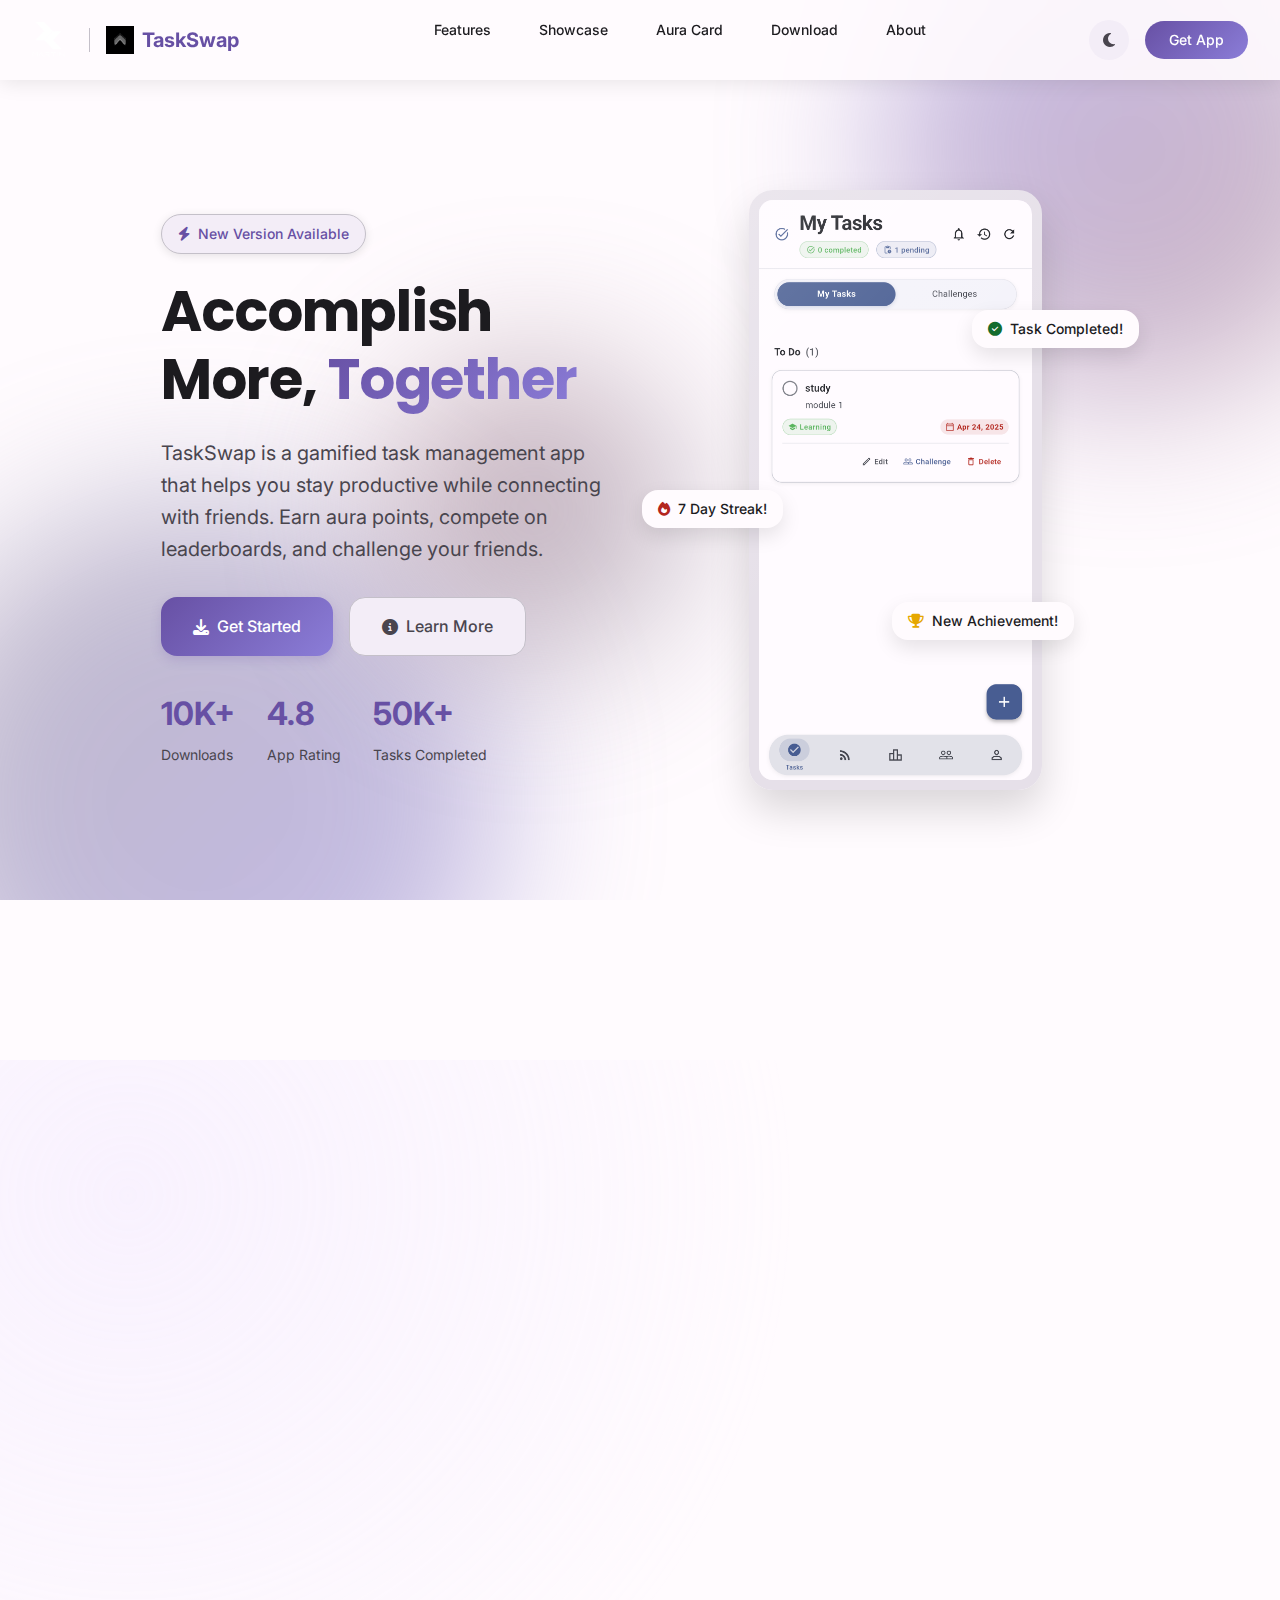
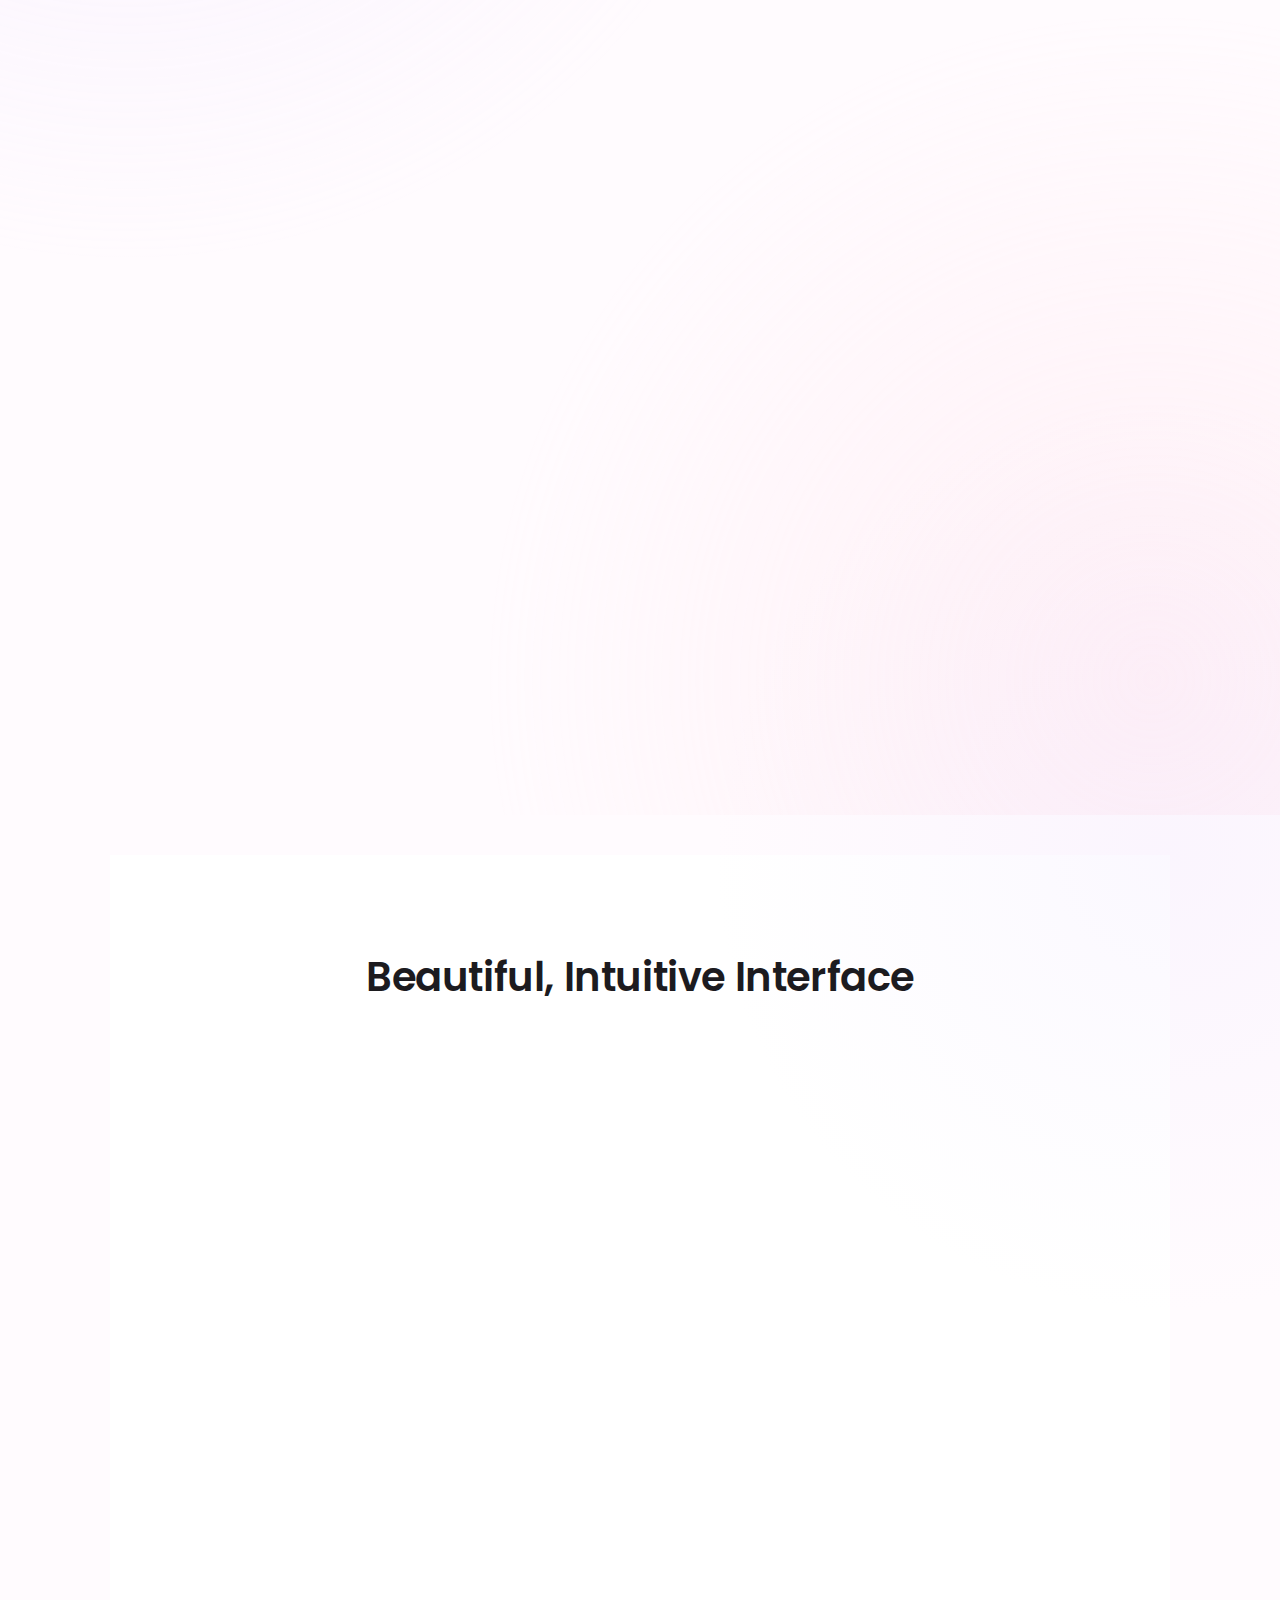
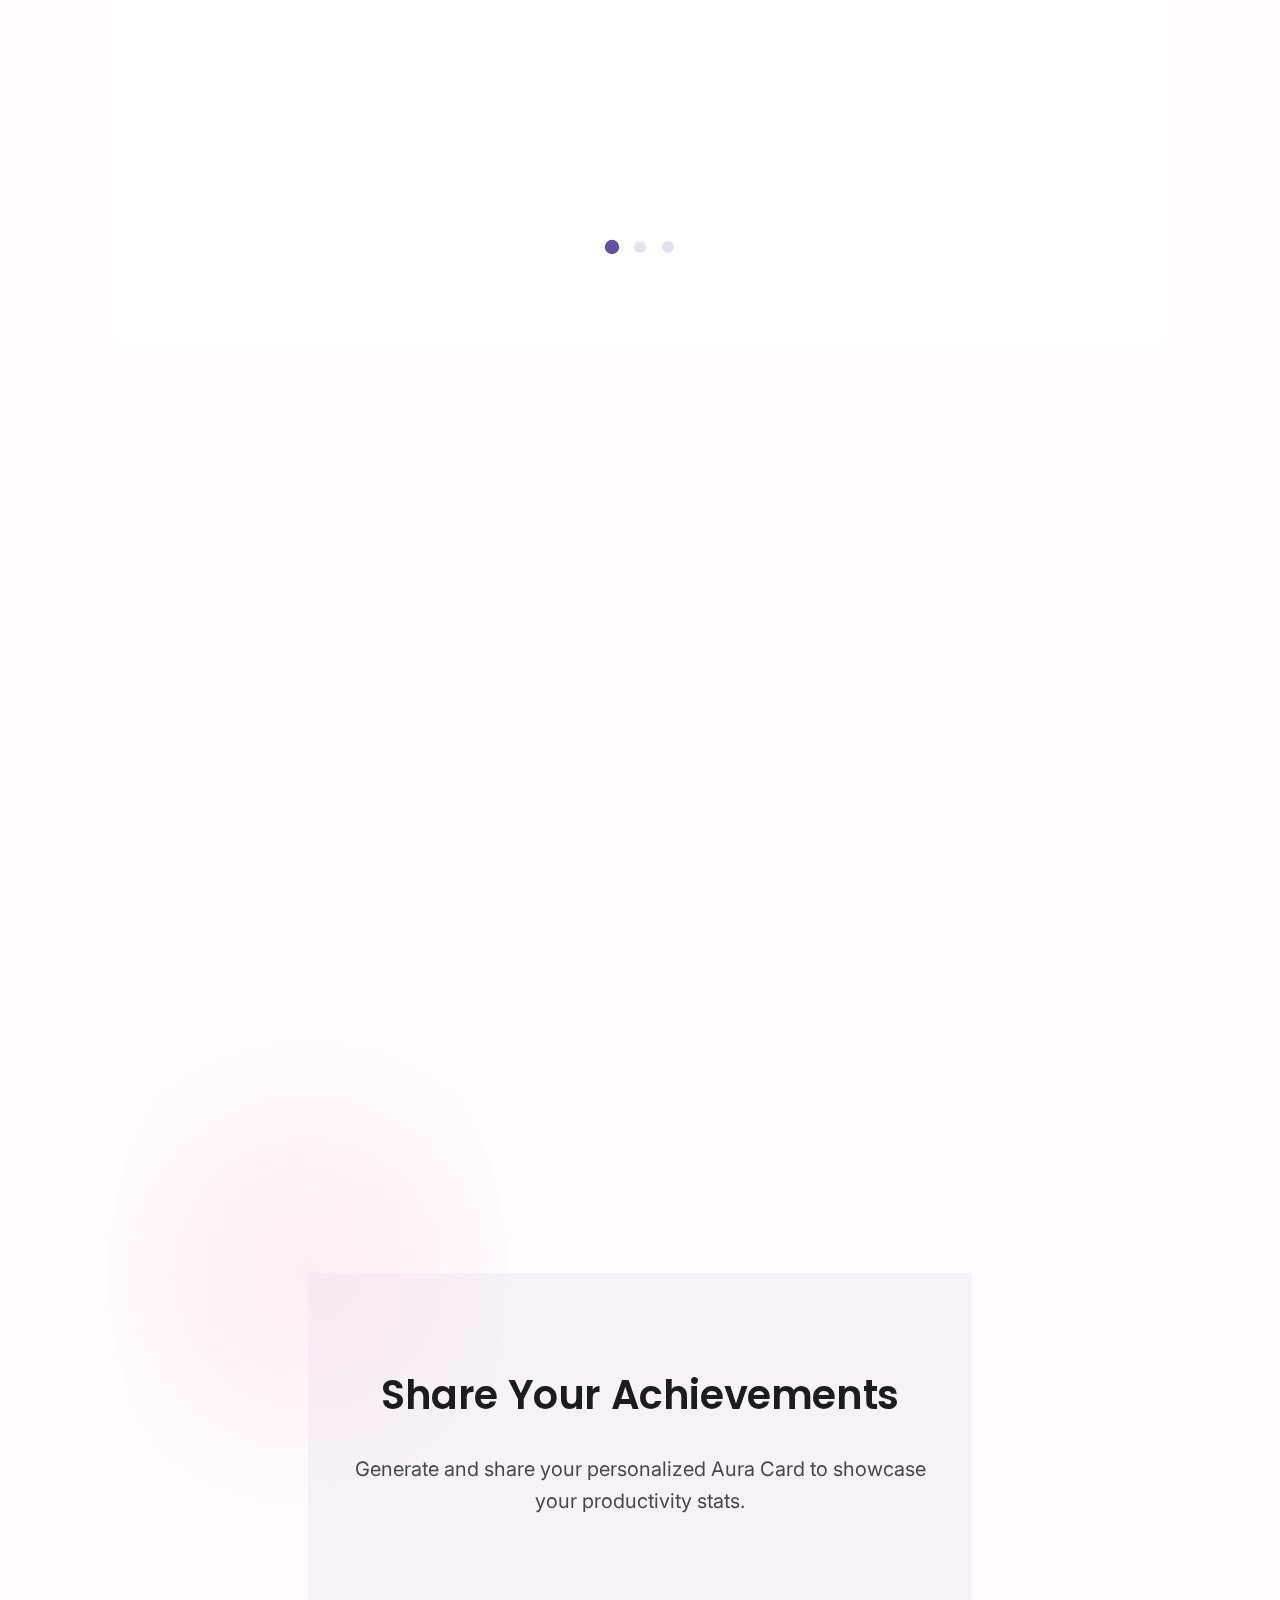
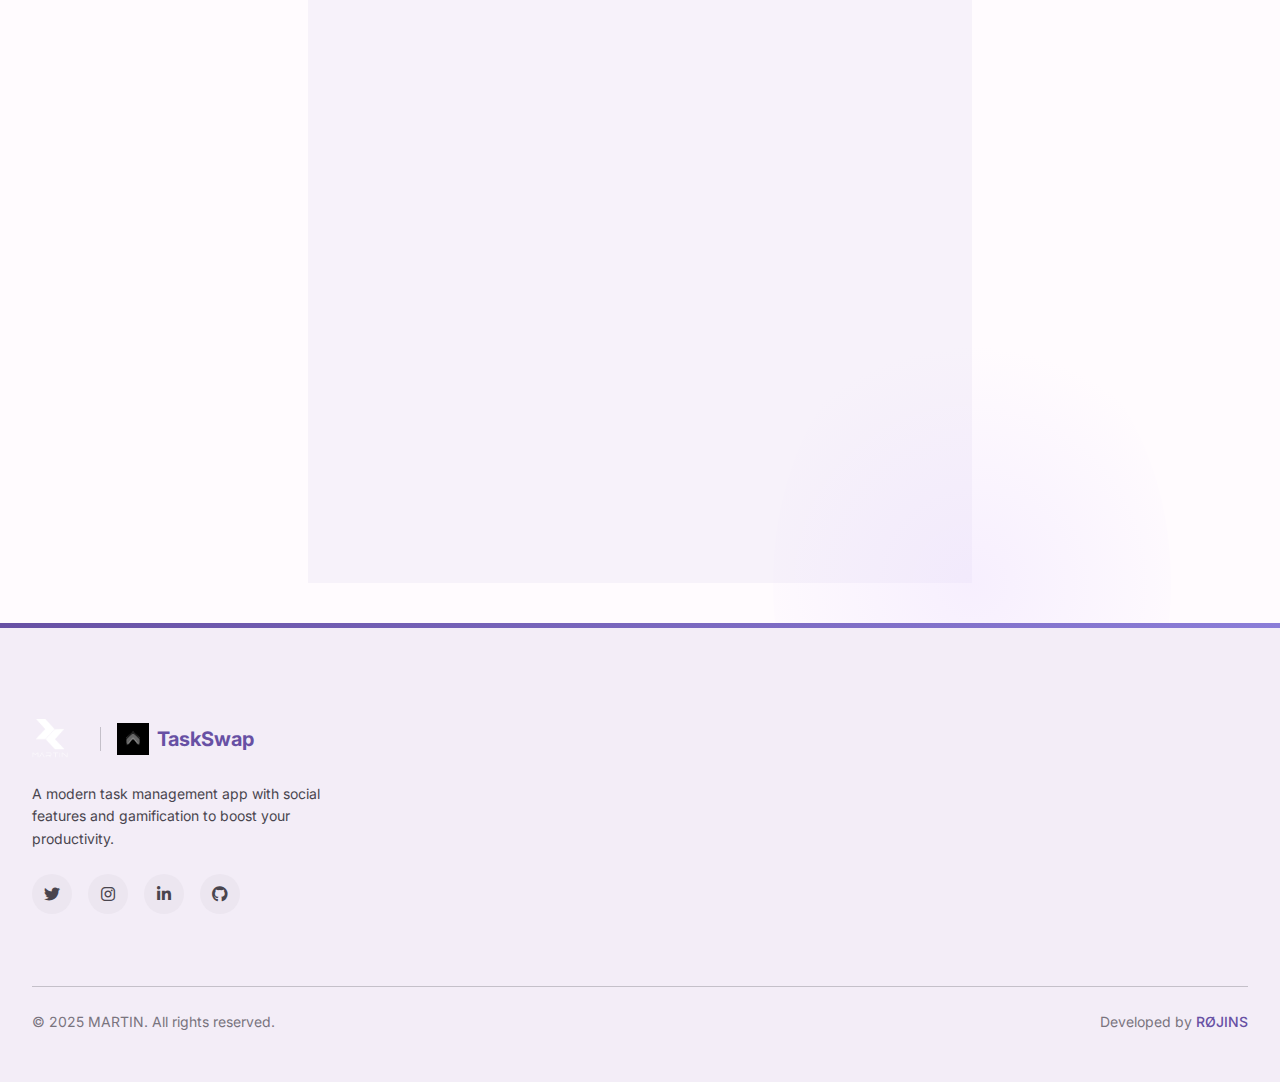
<file: website/index.html>
<!DOCTYPE html>
<html lang="en">
<head>
    <meta charset="UTF-8">
    <meta name="viewport" content="width=device-width, initial-scale=1.0">
    <title>TaskSwap by MARTIN - Gamified Task Management</title>
    <link rel="stylesheet" href="styles.css">
    <link rel="preconnect" href="https://fonts.googleapis.com">
    <link rel="preconnect" href="https://fonts.gstatic.com" crossorigin>
    <link href="https://fonts.googleapis.com/css2?family=Inter:wght@300;400;500;600;700&family=Poppins:wght@300;400;500;600;700;800&display=swap" rel="stylesheet">
    <link rel="stylesheet" href="https://cdnjs.cloudflare.com/ajax/libs/font-awesome/6.4.0/css/all.min.css">
    <link rel="icon" type="image/png" href="images/logo.png">
</head>
<body>
    <div class="page-wrapper">
        <header>
            <nav>
                <div class="logo-container">
                    <img src="images/comlogo.png" alt="MARTIN Logo" class="company-logo">
                    <div class="logo-divider"></div>
                    <div class="app-logo-container">
                        <img src="images/logo.png" alt="TaskSwap Logo" class="app-logo">
                        <span>TaskSwap</span>
                    </div>
                </div>
                <ul class="nav-links">
                    <li><a href="#features">Features</a></li>
                    <li><a href="#showcase">Showcase</a></li>
                    <li><a href="#aura-card-section">Aura Card</a></li>
                    <li><a href="#download">Download</a></li>
                    <li><a href="#about">About</a></li>
                </ul>
                <div class="nav-actions">
                    <div class="theme-toggle">
                        <i class="fas fa-moon"></i>
                    </div>
                    <a href="#download" class="nav-cta">Get App</a>
                    <div class="mobile-menu-btn">
                        <i class="fas fa-bars"></i>
                    </div>
                </div>
            </nav>
        </header>

        <div class="hero-container">
            <div class="hero-background">
                <div class="hero-shape shape-1"></div>
                <div class="hero-shape shape-2"></div>
                <div class="hero-shape shape-3"></div>
            </div>

            <section class="hero">
                <div class="hero-content">
                    <div class="hero-badge">
                        <i class="fas fa-bolt"></i>
                        <span>New Version Available</span>
                    </div>
                    <h1>Accomplish More, <span class="gradient-text">Together</span></h1>
                    <p>TaskSwap is a gamified task management app that helps you stay productive while connecting with friends. Earn aura points, compete on leaderboards, and challenge your friends.</p>
                    <div class="hero-buttons">
                        <a href="#download" class="btn primary-btn">
                            <i class="fas fa-download"></i>
                            Get Started
                        </a>
                        <a href="#features" class="btn secondary-btn">
                            <i class="fas fa-info-circle"></i>
                            Learn More
                        </a>
                    </div>
                    <div class="hero-stats">
                        <div class="hero-stat">
                            <span class="hero-stat-number">10K+</span>
                            <span class="hero-stat-label">Downloads</span>
                        </div>
                        <div class="hero-stat">
                            <span class="hero-stat-number">4.8</span>
                            <span class="hero-stat-label">App Rating</span>
                        </div>
                        <div class="hero-stat">
                            <span class="hero-stat-number">50K+</span>
                            <span class="hero-stat-label">Tasks Completed</span>
                        </div>
                    </div>
                </div>
                <div class="hero-image">
                    <div class="phone-mockup">
                        <img src="images/app-preview.png" alt="TaskSwap App Preview">
                        <div class="phone-glare"></div>
                    </div>
                    <div class="floating-elements">
                        <div class="floating-element fe-1">
                            <i class="fas fa-check-circle"></i>
                            <span>Task Completed!</span>
                        </div>
                        <div class="floating-element fe-2">
                            <i class="fas fa-fire"></i>
                            <span>7 Day Streak!</span>
                        </div>
                        <div class="floating-element fe-3">
                            <i class="fas fa-trophy"></i>
                            <span>New Achievement!</span>
                        </div>
                    </div>
                </div>
            </section>
        </div>

        <div class="section-divider"></div>

        <section id="features" class="features">
        <div class="section-header">
            <div class="section-icon">
                <i class="fas fa-star"></i>
            </div>
            <h2>Why Choose TaskSwap?</h2>
            <p class="section-subtitle">Powerful features to boost your productivity and social experience</p>
        </div>

        <div class="features-grid">
            <div class="feature-card">
                <div class="feature-icon">
                    <i class="fas fa-tasks"></i>
                </div>
                <h3>Task Management</h3>
                <p>Organize your tasks with categories, due dates, and priority levels. Keep track of everything in one place.</p>
                <div class="feature-detail">
                    <ul>
                        <li>Categorize tasks (Work, Health, Learning, Personal)</li>
                        <li>Set due dates and reminders</li>
                        <li>Track completion status</li>
                    </ul>
                </div>
                <div class="feature-action">
                    <a href="#showcase" class="feature-link">See in action <i class="fas fa-arrow-right"></i></a>
                </div>
            </div>

            <div class="feature-card highlight">
                <div class="feature-badge">Popular</div>
                <div class="feature-icon">
                    <i class="fas fa-fire"></i>
                </div>
                <h3>Aura Points</h3>
                <p>Earn aura points for completing tasks and build your streak. Watch your productivity score grow over time.</p>
                <div class="feature-detail">
                    <ul>
                        <li>Earn points based on task difficulty</li>
                        <li>Build and maintain daily streaks</li>
                        <li>Share your aura card with friends</li>
                    </ul>
                </div>
                <div class="feature-action">
                    <a href="#showcase" class="feature-link">See in action <i class="fas fa-arrow-right"></i></a>
                </div>
            </div>

            <div class="feature-card">
                <div class="feature-icon">
                    <i class="fas fa-users"></i>
                </div>
                <h3>Social Features</h3>
                <p>Connect with friends, challenge them, and share your achievements. Make productivity a social experience.</p>
                <div class="feature-detail">
                    <ul>
                        <li>Add friends and view their profiles</li>
                        <li>Send and accept task challenges</li>
                        <li>Share achievements on your feed</li>
                    </ul>
                </div>
                <div class="feature-action">
                    <a href="#social" class="feature-link">Learn more <i class="fas fa-arrow-right"></i></a>
                </div>
            </div>

            <div class="feature-card">
                <div class="feature-icon">
                    <i class="fas fa-trophy"></i>
                </div>
                <h3>Leaderboard</h3>
                <p>Compete with friends on the leaderboard based on aura points. Rise to the top and earn recognition.</p>
                <div class="feature-detail">
                    <ul>
                        <li>Real-time leaderboard updates</li>
                        <li>Weekly and all-time rankings</li>
                        <li>Special badges for top performers</li>
                    </ul>
                </div>
                <div class="feature-action">
                    <a href="#showcase" class="feature-link">See in action <i class="fas fa-arrow-right"></i></a>
                </div>
            </div>

            <div class="feature-card">
                <div class="feature-icon">
                    <i class="fas fa-chart-pie"></i>
                </div>
                <h3>Stats & Analytics</h3>
                <p>Track your productivity with detailed statistics and insights. Understand your habits and improve over time.</p>
                <div class="feature-detail">
                    <ul>
                        <li>Visual productivity charts</li>
                        <li>Task completion rate analysis</li>
                        <li>Category-based performance tracking</li>
                    </ul>
                </div>
                <div class="feature-action">
                    <a href="#showcase" class="feature-link">See in action <i class="fas fa-arrow-right"></i></a>
                </div>
            </div>

            <div class="feature-card">
                <div class="feature-badge">New</div>
                <div class="feature-icon">
                    <i class="fas fa-bell"></i>
                </div>
                <h3>Smart Notifications</h3>
                <p>Stay updated with push notifications for tasks and social activities. Never miss an important deadline.</p>
                <div class="feature-detail">
                    <ul>
                        <li>Task due date reminders</li>
                        <li>Friend activity notifications</li>
                        <li>Challenge updates and results</li>
                    </ul>
                </div>
                <div class="feature-action">
                    <a href="#download" class="feature-link">Get the app <i class="fas fa-arrow-right"></i></a>
                </div>
            </div>
        </div>
        </section>

        <div class="section-divider"></div>

        <section id="showcase" class="showcase">
        <h2>Beautiful, Intuitive Interface</h2>
        <div class="showcase-container">
            <div class="showcase-item">
                <img src="images/screen-tasks.png" alt="Tasks Screen">
                <h3>Task Management</h3>
                <p>Organize and track your tasks with a clean, intuitive interface.</p>
            </div>
            <div class="showcase-item">
                <img src="images/screen-profile.png" alt="Profile Screen">
                <h3>User Profile</h3>
                <p>View your stats, aura points, and streak on your personalized profile.</p>
            </div>
            <div class="showcase-item">
                <img src="images/screen-social.png" alt="Social Screen">
                <h3>Social Features</h3>
                <p>Connect with friends and challenge them to complete tasks together.</p>
            </div>
        </div>
        </section>

        <div class="section-divider"></div>

        <section id="download" class="download">
        <div class="download-content">
            <h2>Ready to Boost Your Productivity?</h2>
            <p>Download TaskSwap today and start your productivity journey.</p>
            <div class="download-buttons">
                <a href="#" class="download-btn">
                    <i class="fab fa-google-play"></i>
                    <span>
                        <small>Get it on</small>
                        <strong>Google Play</strong>
                    </span>
                </a>
                <a href="#" class="download-btn">
                    <i class="fab fa-apple"></i>
                    <span>
                        <small>Download on the</small>
                        <strong>App Store</strong>
                    </span>
                </a>
            </div>
        </div>
        <div class="download-image">
            <img src="images/app-preview.png" alt="TaskSwap on multiple devices">
        </div>
        </section>

        <div class="section-divider"></div>

        <section id="aura-card-section" class="aura-card-section">
        <h2>Share Your Achievements</h2>
        <p>Generate and share your personalized Aura Card to showcase your productivity stats.</p>
        <div class="aura-card">
            <div class="aura-card-header">
                <div class="aura-card-logo">
                    <i class="fas fa-bolt"></i>
                    <span>TaskSwap</span>
                </div>
                <div class="aura-card-date">2023-11-15</div>
            </div>
            <div class="aura-card-user">
                <div class="aura-card-avatar">
                    <i class="fas fa-user"></i>
                </div>
                <div class="aura-card-user-info">
                    <h3>John Doe</h3>
                    <div class="aura-card-streak">
                        <i class="fas fa-fire"></i>
                        <span>7 day streak</span>
                    </div>
                </div>
            </div>
            <div class="aura-card-stats">
                <div class="aura-card-stat">
                    <h4>Total Aura</h4>
                    <div class="aura-card-stat-value">1,250</div>
                    <div class="aura-card-stat-label">points</div>
                </div>
                <div class="aura-card-stat">
                    <h4>Tasks Done</h4>
                    <div class="aura-card-stat-value">42</div>
                    <div class="aura-card-stat-label">completed</div>
                </div>
            </div>
            <div class="aura-card-breakdown">
                <div class="aura-card-breakdown-header">
                    <i class="fas fa-chart-pie"></i>
                    <span>My Aura Breakdown</span>
                </div>
                <div class="aura-card-categories">
                    <div class="aura-card-category">
                        <i class="fas fa-briefcase"></i>
                        <span>15 Work</span>
                    </div>
                    <div class="aura-card-category">
                        <i class="fas fa-heart"></i>
                        <span>12 Health</span>
                    </div>
                    <div class="aura-card-category">
                        <i class="fas fa-book"></i>
                        <span>8 Learning</span>
                    </div>
                    <div class="aura-card-category">
                        <i class="fas fa-user"></i>
                        <span>7 Personal</span>
                    </div>
                </div>
            </div>
            <div class="aura-card-footer">
                <i class="fas fa-bolt"></i>
                <span>Generated with TaskSwap</span>
            </div>
        </div>
        </section>

        <div class="section-divider"></div>

        <footer id="about">
            <div class="footer-content">
                <div class="footer-info">
                    <div class="footer-logo-container">
                    <img src="images/comlogo.png" alt="MARTIN Logo" class="footer-company-logo">
                    <div class="logo-divider"></div>
                    <div class="app-logo-container">
                        <img src="images/logo.png" alt="TaskSwap Logo" class="footer-app-logo">
                        <span>TaskSwap</span>
                    </div>
                </div>
                <p class="footer-tagline">A modern task management app with social features and gamification to boost your productivity.</p>
                <div class="footer-social">
                    <a href="#" class="footer-social-link">
                        <i class="fab fa-twitter"></i>
                    </a>
                    <a href="#" class="footer-social-link">
                        <i class="fab fa-instagram"></i>
                    </a>
                    <a href="#" class="footer-social-link">
                        <i class="fab fa-linkedin-in"></i>
                    </a>
                    <a href="#" class="footer-social-link">
                        <i class="fab fa-github"></i>
                    </a>
                </div>
            </div>
                <div class="footer-links">
                    <div class="footer-column">
                    <h4>Product</h4>
                    <ul>
                        <li><a href="#features"><i class="fas fa-chevron-right"></i> Features</a></li>
                        <li><a href="#showcase"><i class="fas fa-chevron-right"></i> Showcase</a></li>
                        <li><a href="#aura-card-section"><i class="fas fa-chevron-right"></i> Aura Card</a></li>
                        <li><a href="#download"><i class="fas fa-chevron-right"></i> Download</a></li>
                    </ul>
                </div>
                <div class="footer-column">
                    <h4>Support</h4>
                    <ul>
                        <li><a href="#"><i class="fas fa-chevron-right"></i> Help Center</a></li>
                        <li><a href="#"><i class="fas fa-chevron-right"></i> Privacy Policy</a></li>
                        <li><a href="#"><i class="fas fa-chevron-right"></i> Terms of Service</a></li>
                        <li><a href="#"><i class="fas fa-chevron-right"></i> FAQ</a></li>
                    </ul>
                </div>
                <div class="footer-column">
                    <h4>Contact</h4>
                    <ul>
                        <li><a href="mailto:rojinssmartin@gmail.com"><i class="fas fa-envelope"></i> Email Us</a></li>
                        <li><a href="#"><i class="fas fa-phone"></i> Support</a></li>
                        <li><a href="#"><i class="fas fa-map-marker-alt"></i> Location</a></li>
                        <li><a href="#"><i class="fas fa-headset"></i> Live Chat</a></li>
                    </ul>
                </div>
                <div class="footer-column">
                    <h4>Company</h4>
                    <ul>
                        <li><a href="#"><i class="fas fa-chevron-right"></i> About MARTIN</a></li>
                        <li><a href="#"><i class="fas fa-chevron-right"></i> Careers</a></li>
                        <li><a href="#"><i class="fas fa-chevron-right"></i> Blog</a></li>
                        <li><a href="#"><i class="fas fa-chevron-right"></i> Press Kit</a></li>
                    </ul>
                </div>
            </div>
            </div>
            <div class="footer-bottom">
                <p>&copy; 2025 MARTIN. All rights reserved.</p>
                <p>Developed by <span class="developed-by">RØJINS</span></p>
            </div>
        </footer>
    </div><!-- End of page-wrapper -->

    <script src="script.js"></script>
</body>
</html>
</file>
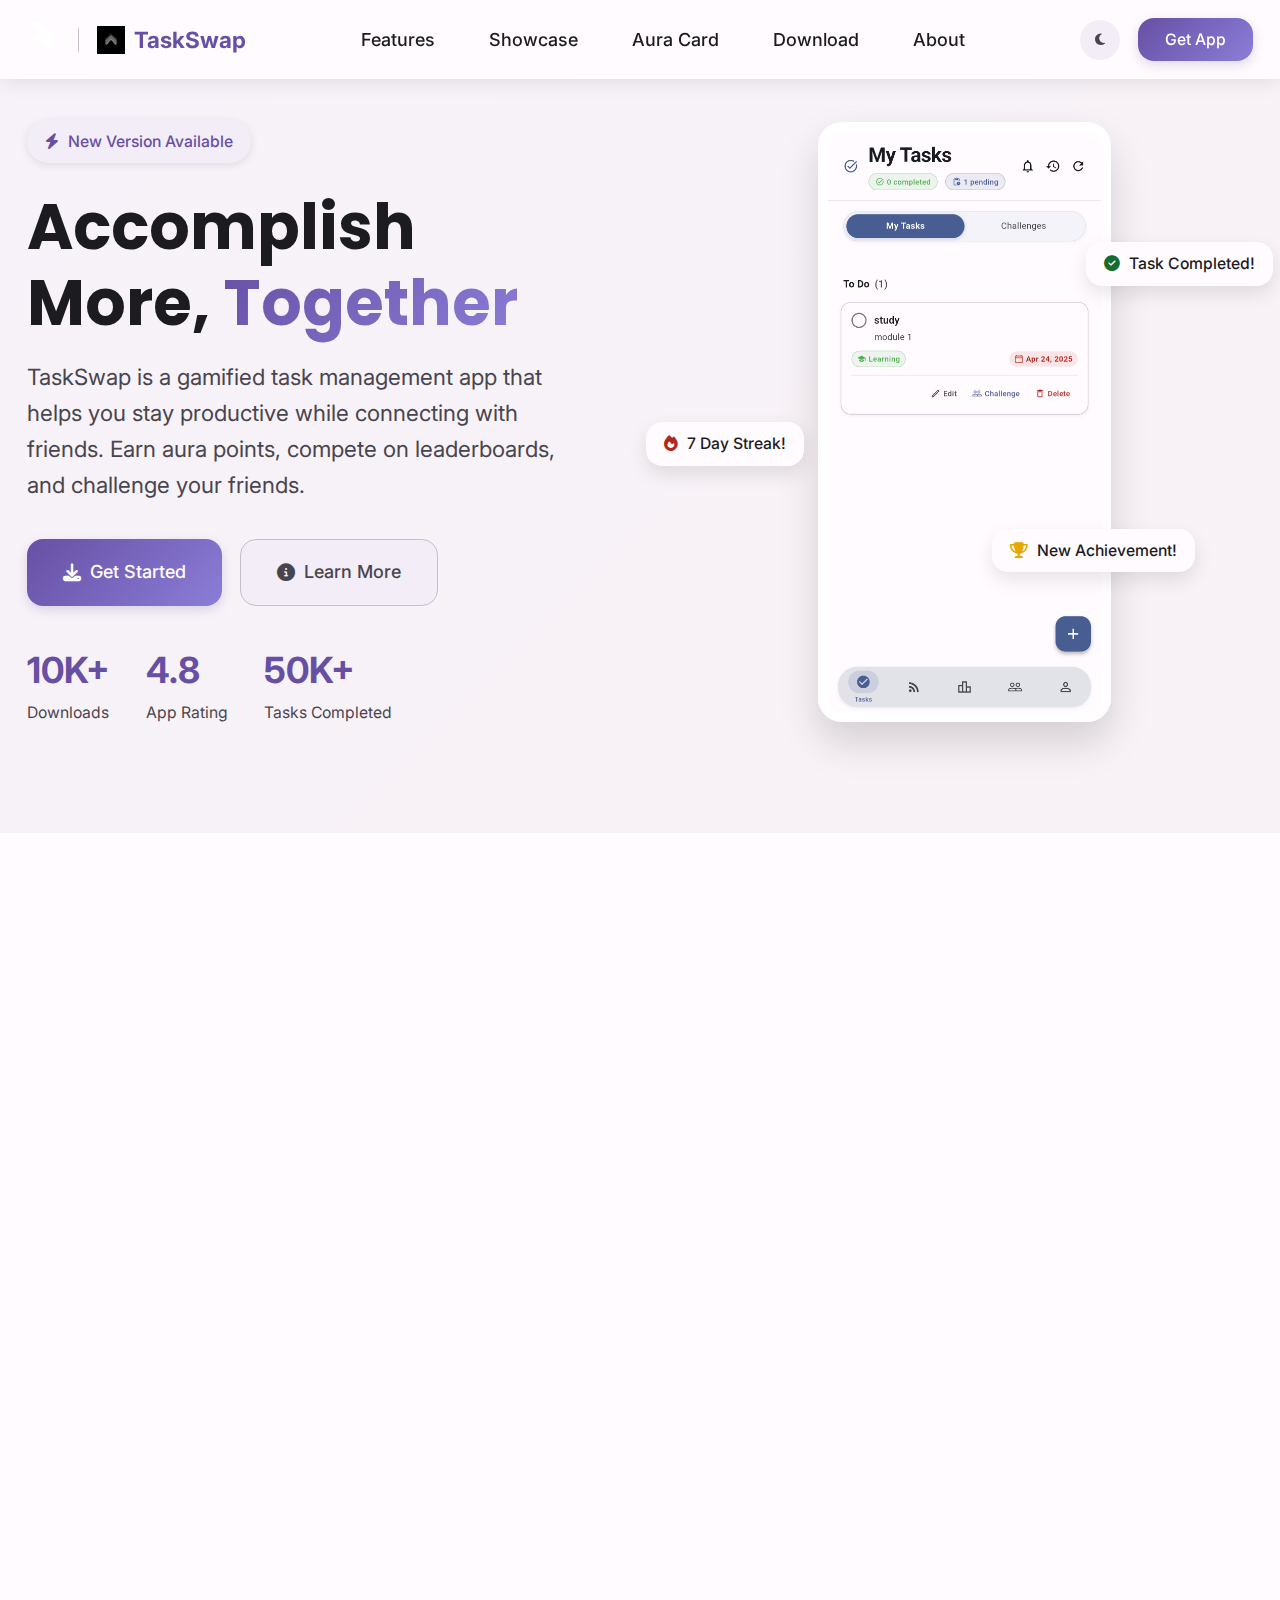
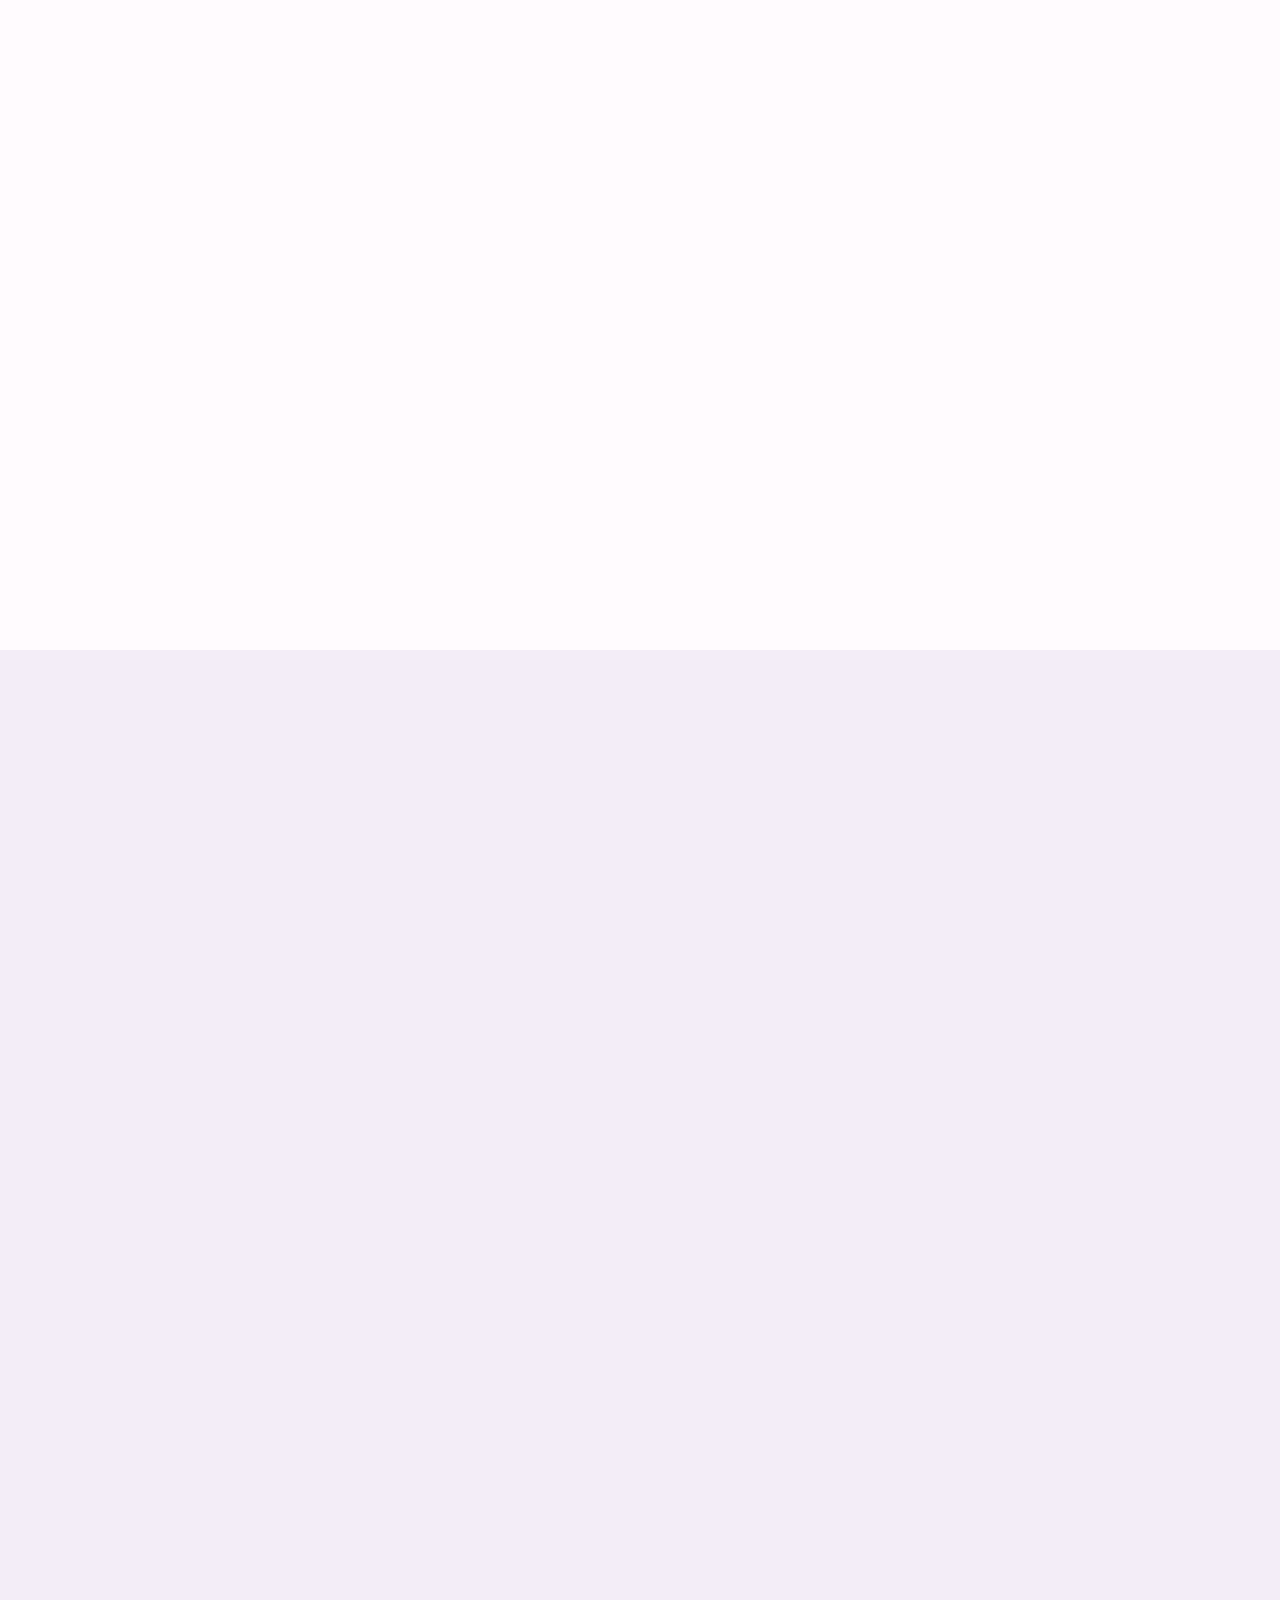
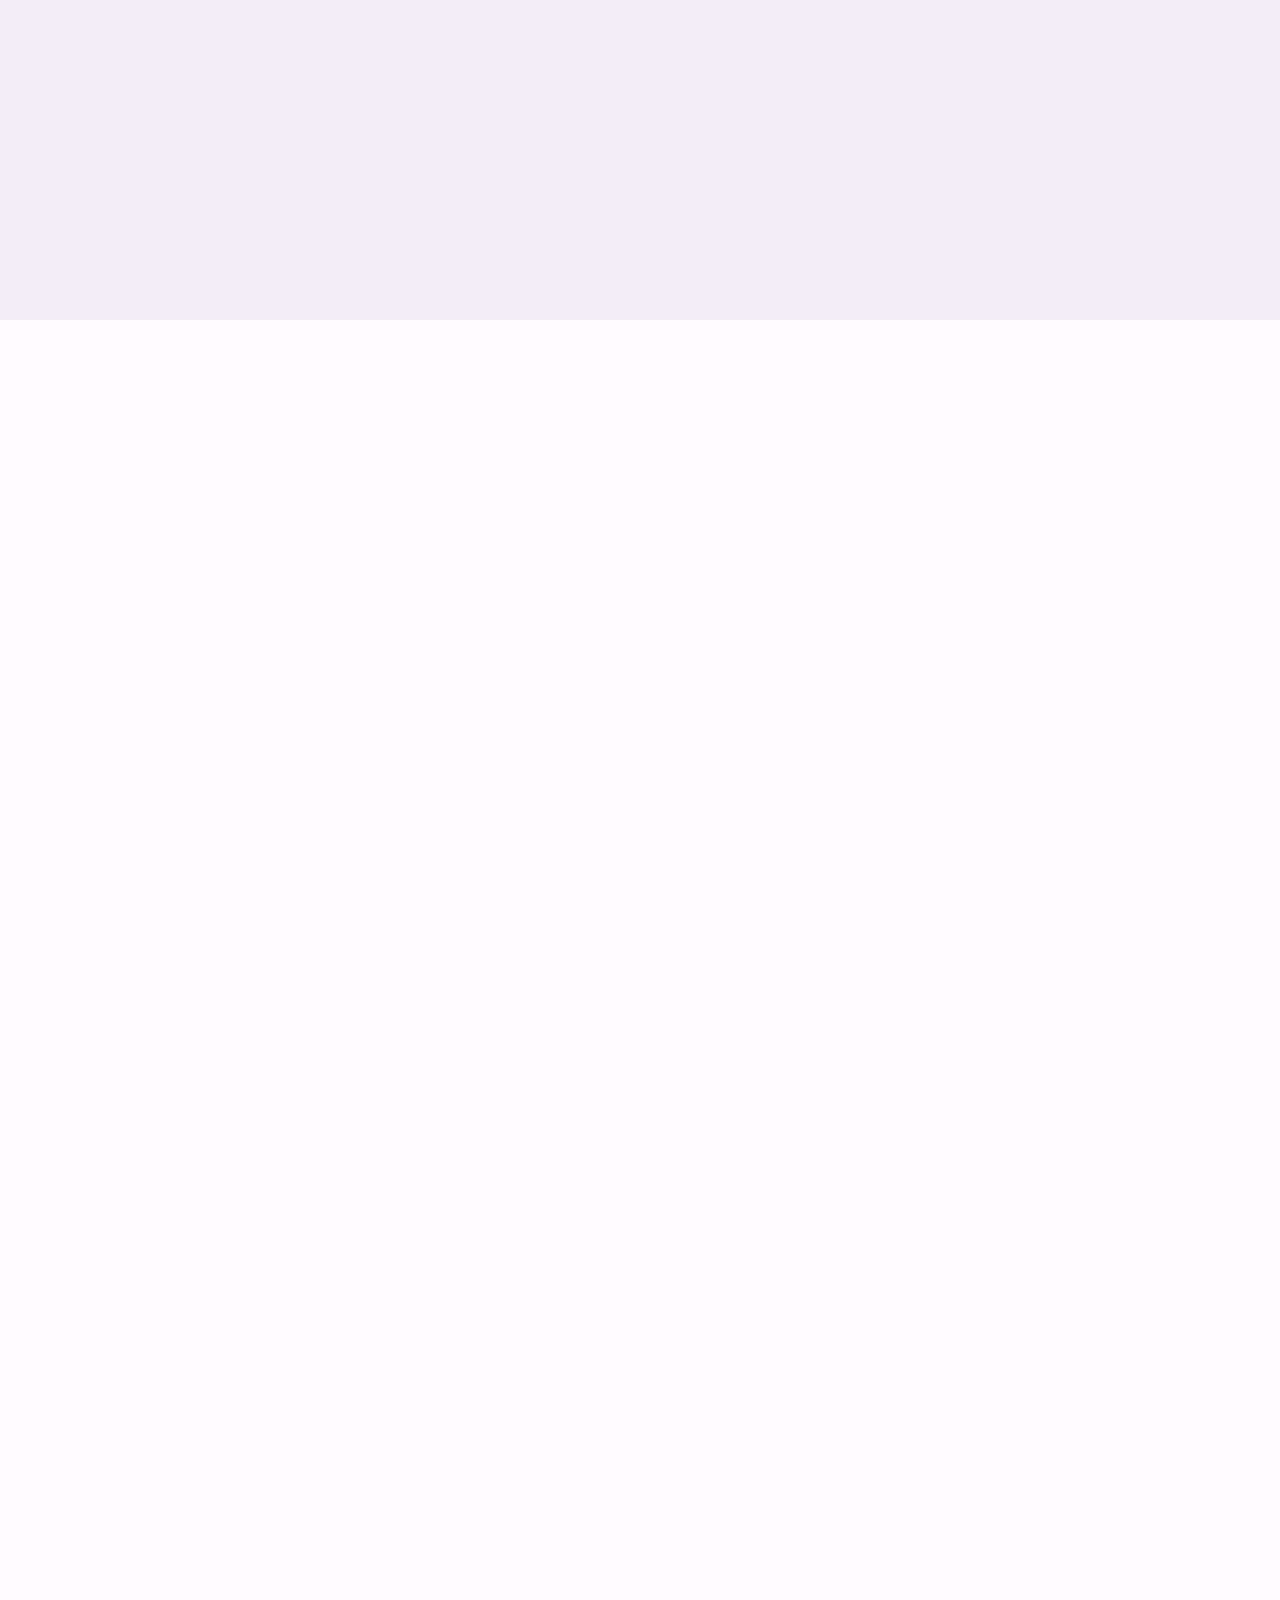
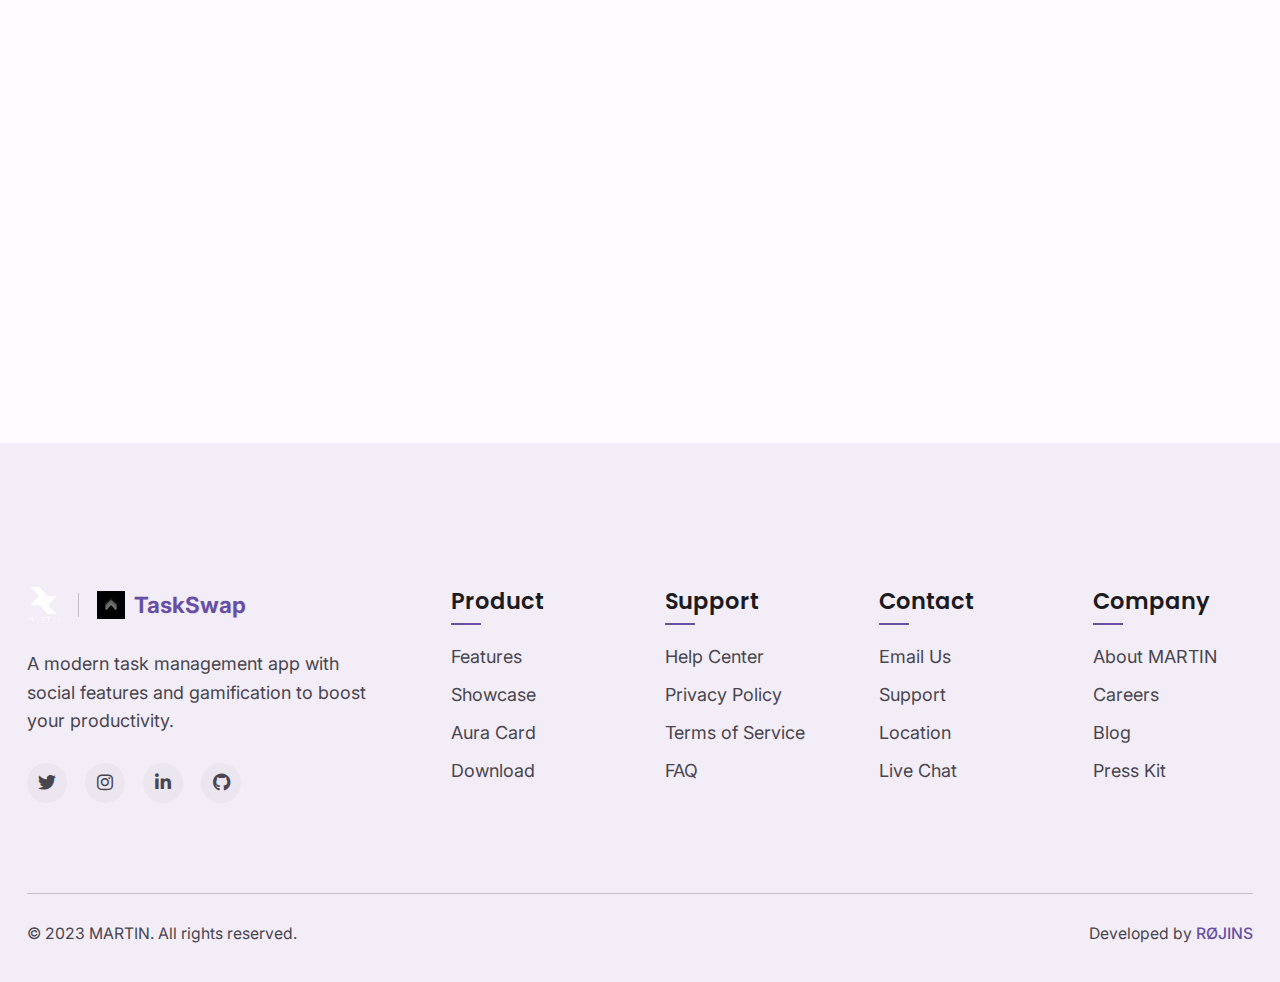
<file: website/new-index.html>
<!DOCTYPE html>
<html lang="en">
<head>
    <meta charset="UTF-8">
    <meta name="viewport" content="width=device-width, initial-scale=1.0">
    <title>TaskSwap by MARTIN - Gamified Task Management</title>
    <link rel="stylesheet" href="new-styles.css">
    <link rel="preconnect" href="https://fonts.googleapis.com">
    <link rel="preconnect" href="https://fonts.gstatic.com" crossorigin>
    <link href="https://fonts.googleapis.com/css2?family=Inter:wght@300;400;500;600;700;800&family=Poppins:wght@300;400;500;600;700;800&display=swap" rel="stylesheet">
    <link rel="stylesheet" href="https://cdnjs.cloudflare.com/ajax/libs/font-awesome/6.4.0/css/all.min.css">
    <link rel="icon" type="image/png" href="images/logo.png">
</head>
<body>
    <!-- Header -->
    <header>
        <div class="container">
            <nav>
                <div class="logo">
                    <img src="images/comlogo.png" alt="MARTIN Logo" class="company-logo">
                    <div class="divider"></div>
                    <div class="app-logo">
                        <img src="images/logo.png" alt="TaskSwap Logo">
                        <span>TaskSwap</span>
                    </div>
                </div>
                <ul class="nav-links">
                    <li><a href="#features">Features</a></li>
                    <li><a href="#showcase">Showcase</a></li>
                    <li><a href="#aura-card">Aura Card</a></li>
                    <li><a href="#download">Download</a></li>
                    <li><a href="#about">About</a></li>
                </ul>
                <div class="nav-actions">
                    <button class="theme-toggle">
                        <i class="fas fa-moon"></i>
                    </button>
                    <a href="#download" class="btn btn-primary btn-sm">Get App</a>
                    <button class="mobile-menu-btn">
                        <i class="fas fa-bars"></i>
                    </button>
                </div>
            </nav>
        </div>
    </header>

    <!-- Hero Section -->
    <section class="hero">
        <div class="container">
            <div class="hero-content">
                <div class="badge">
                    <i class="fas fa-bolt"></i>
                    <span>New Version Available</span>
                </div>
                <h1>Accomplish More, <span class="gradient-text">Together</span></h1>
                <p>TaskSwap is a gamified task management app that helps you stay productive while connecting with friends. Earn aura points, compete on leaderboards, and challenge your friends.</p>
                <div class="buttons">
                    <a href="#download" class="btn btn-primary">
                        <i class="fas fa-download"></i>
                        Get Started
                    </a>
                    <a href="#features" class="btn btn-secondary">
                        <i class="fas fa-info-circle"></i>
                        Learn More
                    </a>
                </div>
                <div class="stats">
                    <div class="stat">
                        <span class="number">10K+</span>
                        <span class="label">Downloads</span>
                    </div>
                    <div class="stat">
                        <span class="number">4.8</span>
                        <span class="label">App Rating</span>
                    </div>
                    <div class="stat">
                        <span class="number">50K+</span>
                        <span class="label">Tasks Completed</span>
                    </div>
                </div>
            </div>
            <div class="hero-image">
                <img src="images/app-preview.png" alt="TaskSwap App Preview">
                <div class="floating-element fe-1">
                    <i class="fas fa-check-circle"></i>
                    <span>Task Completed!</span>
                </div>
                <div class="floating-element fe-2">
                    <i class="fas fa-fire"></i>
                    <span>7 Day Streak!</span>
                </div>
                <div class="floating-element fe-3">
                    <i class="fas fa-trophy"></i>
                    <span>New Achievement!</span>
                </div>
            </div>
        </div>
    </section>

    <!-- Features Section -->
    <section id="features" class="features">
        <div class="container">
            <div class="section-header">
                <div class="section-icon">
                    <i class="fas fa-star"></i>
                </div>
                <h2>Why Choose TaskSwap?</h2>
                <p>Powerful features to boost your productivity and social experience</p>
            </div>
            <div class="features-grid">
                <div class="feature-card">
                    <div class="feature-icon">
                        <i class="fas fa-tasks"></i>
                    </div>
                    <h3>Task Management</h3>
                    <p>Organize your tasks with categories, due dates, and priority levels.</p>
                    <div class="feature-detail">
                        <ul>
                            <li>Categorize tasks</li>
                            <li>Set due dates</li>
                            <li>Track completion</li>
                        </ul>
                    </div>
                </div>
                <div class="feature-card highlight">
                    <div class="feature-badge">Popular</div>
                    <div class="feature-icon">
                        <i class="fas fa-fire"></i>
                    </div>
                    <h3>Aura Points</h3>
                    <p>Earn aura points for completing tasks and build your streak.</p>
                    <div class="feature-detail">
                        <ul>
                            <li>Earn points based on difficulty</li>
                            <li>Build daily streaks</li>
                            <li>Share your aura card</li>
                        </ul>
                    </div>
                </div>
                <div class="feature-card">
                    <div class="feature-icon">
                        <i class="fas fa-users"></i>
                    </div>
                    <h3>Social Features</h3>
                    <p>Connect with friends, challenge them, and share your achievements.</p>
                    <div class="feature-detail">
                        <ul>
                            <li>Add friends</li>
                            <li>Send task challenges</li>
                            <li>Share achievements</li>
                        </ul>
                    </div>
                </div>
                <div class="feature-card">
                    <div class="feature-icon">
                        <i class="fas fa-trophy"></i>
                    </div>
                    <h3>Leaderboard</h3>
                    <p>Compete with friends on the leaderboard based on aura points.</p>
                    <div class="feature-detail">
                        <ul>
                            <li>Real-time updates</li>
                            <li>Weekly rankings</li>
                            <li>Special badges</li>
                        </ul>
                    </div>
                </div>
            </div>
        </div>
    </section>

    <!-- Showcase Section -->
    <section id="showcase" class="showcase">
        <div class="container">
            <div class="section-header">
                <h2>Beautiful, Intuitive Interface</h2>
                <p>Designed for simplicity and productivity</p>
            </div>
            <div class="showcase-grid">
                <div class="showcase-item">
                    <img src="images/screen-tasks.png" alt="Tasks Screen">
                    <h3>Task Management</h3>
                    <p>Organize and track your tasks with a clean interface.</p>
                </div>
                <div class="showcase-item">
                    <img src="images/screen-profile.png" alt="Profile Screen">
                    <h3>User Profile</h3>
                    <p>View your stats, aura points, and streak.</p>
                </div>
                <div class="showcase-item">
                    <img src="images/screen-social.png" alt="Social Screen">
                    <h3>Social Features</h3>
                    <p>Connect with friends and challenge them.</p>
                </div>
            </div>
        </div>
    </section>

    <!-- Download Section -->
    <section id="download" class="download">
        <div class="container">
            <div class="download-content">
                <h2>Ready to Boost Your Productivity?</h2>
                <p>Download TaskSwap today and start your productivity journey.</p>
                <div class="download-buttons">
                    <a href="#" class="download-btn">
                        <i class="fab fa-google-play"></i>
                        <span>
                            <small>Get it on</small>
                            <strong>Google Play</strong>
                        </span>
                    </a>
                    <a href="#" class="download-btn">
                        <i class="fab fa-apple"></i>
                        <span>
                            <small>Download on the</small>
                            <strong>App Store</strong>
                        </span>
                    </a>
                </div>
            </div>
            <div class="download-image">
                <img src="images/app-preview.png" alt="TaskSwap on multiple devices">
            </div>
        </div>
    </section>

    <!-- Aura Card Section -->
    <section id="aura-card" class="aura-card">
        <div class="container">
            <div class="section-header">
                <h2>Share Your Achievements</h2>
                <p>Generate and share your personalized Aura Card to showcase your productivity stats.</p>
            </div>
            <div class="aura-card-container">
                <div class="aura-card-content">
                    <div class="aura-card-header">
                        <div class="aura-card-logo">
                            <i class="fas fa-bolt"></i>
                            <span>TaskSwap</span>
                        </div>
                        <div class="aura-card-date">2023-11-15</div>
                    </div>
                    <div class="aura-card-user">
                        <div class="aura-card-avatar">
                            <i class="fas fa-user"></i>
                        </div>
                        <div class="aura-card-user-info">
                            <h3>John Doe</h3>
                            <div class="aura-card-streak">
                                <i class="fas fa-fire"></i>
                                <span>7 day streak</span>
                            </div>
                        </div>
                    </div>
                    <div class="aura-card-stats">
                        <div class="aura-card-stat">
                            <h4>Total Aura</h4>
                            <div class="aura-card-stat-value">1,250</div>
                            <div class="aura-card-stat-label">points</div>
                        </div>
                        <div class="aura-card-stat">
                            <h4>Tasks Done</h4>
                            <div class="aura-card-stat-value">42</div>
                            <div class="aura-card-stat-label">completed</div>
                        </div>
                    </div>
                    <div class="aura-card-categories">
                        <div class="aura-card-category">
                            <i class="fas fa-briefcase"></i>
                            <span>15 Work</span>
                        </div>
                        <div class="aura-card-category">
                            <i class="fas fa-heart"></i>
                            <span>12 Health</span>
                        </div>
                        <div class="aura-card-category">
                            <i class="fas fa-book"></i>
                            <span>8 Learning</span>
                        </div>
                        <div class="aura-card-category">
                            <i class="fas fa-user"></i>
                            <span>7 Personal</span>
                        </div>
                    </div>
                    <div class="aura-card-footer">
                        <i class="fas fa-bolt"></i>
                        <span>Generated with TaskSwap</span>
                    </div>
                </div>
            </div>
        </div>
    </section>

    <!-- Footer -->
    <footer id="about">
        <div class="container">
            <div class="footer-content">
                <div class="footer-info">
                    <div class="footer-logo">
                        <img src="images/comlogo.png" alt="MARTIN Logo" class="company-logo">
                        <div class="divider"></div>
                        <div class="app-logo">
                            <img src="images/logo.png" alt="TaskSwap Logo">
                            <span>TaskSwap</span>
                        </div>
                    </div>
                    <p>A modern task management app with social features and gamification to boost your productivity.</p>
                    <div class="social-links">
                        <a href="#"><i class="fab fa-twitter"></i></a>
                        <a href="#"><i class="fab fa-instagram"></i></a>
                        <a href="#"><i class="fab fa-linkedin-in"></i></a>
                        <a href="#"><i class="fab fa-github"></i></a>
                    </div>
                </div>
                <div class="footer-links">
                    <div class="footer-column">
                        <h4>Product</h4>
                        <ul>
                            <li><a href="#features">Features</a></li>
                            <li><a href="#showcase">Showcase</a></li>
                            <li><a href="#aura-card">Aura Card</a></li>
                            <li><a href="#download">Download</a></li>
                        </ul>
                    </div>
                    <div class="footer-column">
                        <h4>Support</h4>
                        <ul>
                            <li><a href="#">Help Center</a></li>
                            <li><a href="#">Privacy Policy</a></li>
                            <li><a href="#">Terms of Service</a></li>
                            <li><a href="#">FAQ</a></li>
                        </ul>
                    </div>
                    <div class="footer-column">
                        <h4>Contact</h4>
                        <ul>
                            <li><a href="mailto:rojinssmartin@gmail.com">Email Us</a></li>
                            <li><a href="#">Support</a></li>
                            <li><a href="#">Location</a></li>
                            <li><a href="#">Live Chat</a></li>
                        </ul>
                    </div>
                    <div class="footer-column">
                        <h4>Company</h4>
                        <ul>
                            <li><a href="#">About MARTIN</a></li>
                            <li><a href="#">Careers</a></li>
                            <li><a href="#">Blog</a></li>
                            <li><a href="#">Press Kit</a></li>
                        </ul>
                    </div>
                </div>
            </div>
            <div class="footer-bottom">
                <p>&copy; 2023 MARTIN. All rights reserved.</p>
                <p>Developed by <span class="developed-by">RØJINS</span></p>
            </div>
        </div>
    </footer>

    <script src="new-script.js"></script>
</body>
</html>
</file>
<file: website/styles.css>
:root {
    /* Light theme colors */
    --primary-color: #6750A4;
    --primary-light: #8B7DD8;
    --primary-dark: #4A3880;
    --primary-container: #EADDFF;
    --on-primary: #FFFFFF;
    --on-primary-container: #21005E;

    --secondary-color: #625B71;
    --secondary-light: #7E778F;
    --secondary-dark: #4A4458;
    --secondary-container: #E8DEF8;
    --on-secondary: #FFFFFF;
    --on-secondary-container: #1E192B;

    --tertiary-color: #7D5260;
    --tertiary-light: #9A6B7C;
    --tertiary-dark: #633B48;
    --tertiary-container: #FFD8E4;
    --on-tertiary: #FFFFFF;
    --on-tertiary-container: #370B1E;

    --surface: #FFFBFE;
    --surface-container-lowest: #FFFFFF;
    --surface-container-low: #F7F2FA;
    --surface-container: #F3EDF7;
    --surface-container-high: #ECE6F0;
    --surface-container-highest: #E6E0E9;
    --surface-variant: #E7E0EC;

    --on-surface: #1C1B1F;
    --on-surface-variant: #49454E;
    --on-surface-muted: #79747E;

    --outline: #79747E;
    --outline-variant: #C4C0C9;

    --background: #FFFBFE;
    --on-background: #1C1B1F;

    --error: #B3261E;
    --error-light: #DC362E;
    --error-container: #F9DEDC;
    --on-error: #FFFFFF;
    --on-error-container: #410E0B;

    --success: #146C2E;
    --success-light: #1E8A3C;
    --success-container: #D3E8D3;
    --on-success: #FFFFFF;
    --on-success-container: #002009;

    --warning: #E6A700;
    --warning-container: #FFEFC3;
    --on-warning: #FFFFFF;
    --on-warning-container: #2E2100;

    --info: #0061A4;
    --info-container: #D1E4FF;
    --on-info: #FFFFFF;
    --on-info-container: #001D36;

    --shadow: rgba(0, 0, 0, 0.1);
    --shadow-strong: rgba(0, 0, 0, 0.15);

    /* Gradient colors */
    --gradient-primary: linear-gradient(135deg, var(--primary-color), var(--primary-light));
    --gradient-secondary: linear-gradient(135deg, var(--secondary-color), var(--secondary-light));
    --gradient-tertiary: linear-gradient(135deg, var(--tertiary-color), var(--tertiary-light));
    --gradient-success: linear-gradient(135deg, var(--success), var(--success-light));
    --gradient-error: linear-gradient(135deg, var(--error), var(--error-light));

    /* Font sizes */
    --font-xs: 0.75rem;
    --font-sm: 0.875rem;
    --font-md: 1rem;
    --font-lg: 1.25rem;
    --font-xl: 1.5rem;
    --font-2xl: 2rem;
    --font-3xl: 2.5rem;
    --font-4xl: 3rem;
    --font-5xl: 3.5rem;
    --font-6xl: 4rem;

    /* Font weights */
    --weight-light: 300;
    --weight-regular: 400;
    --weight-medium: 500;
    --weight-semibold: 600;
    --weight-bold: 700;
    --weight-extrabold: 800;

    /* Spacing */
    --spacing-xs: 0.25rem;
    --spacing-sm: 0.5rem;
    --spacing-md: 1rem;
    --spacing-lg: 1.5rem;
    --spacing-xl: 2rem;
    --spacing-2xl: 3rem;
    --spacing-3xl: 4rem;
    --spacing-4xl: 6rem;
    --spacing-5xl: 8rem;

    /* Border radius */
    --radius-xs: 2px;
    --radius-sm: 4px;
    --radius-md: 8px;
    --radius-lg: 16px;
    --radius-xl: 24px;
    --radius-2xl: 32px;
    --radius-full: 9999px;

    /* Transitions */
    --transition-fast: 0.2s ease;
    --transition-normal: 0.3s ease;
    --transition-slow: 0.5s ease;

    /* Z-index */
    --z-negative: -1;
    --z-elevate: 1;
    --z-dropdown: 10;
    --z-sticky: 100;
    --z-fixed: 200;
    --z-modal: 300;
    --z-popover: 400;
    --z-tooltip: 500;
}

/* Dark theme colors */
.dark-theme {
    --primary-color: #D0BCFF;
    --primary-light: #E9DDFF;
    --primary-dark: #B69DF8;
    --primary-container: #4F378B;
    --on-primary: #371E73;
    --on-primary-container: #EADDFF;

    --secondary-color: #CCC2DC;
    --secondary-light: #E8DEF8;
    --secondary-dark: #B0A7C0;
    --secondary-container: #4A4458;
    --on-secondary: #332D41;
    --on-secondary-container: #E8DEF8;

    --tertiary-color: #EFB8C8;
    --tertiary-light: #FFD8E4;
    --tertiary-dark: #D29DAC;
    --tertiary-container: #633B48;
    --on-tertiary: #492532;
    --on-tertiary-container: #FFD8E4;

    --surface: #1C1B1F;
    --surface-container-lowest: #0F0E11;
    --surface-container-low: #1D1B20;
    --surface-container: #211F26;
    --surface-container-high: #2B2930;
    --surface-container-highest: #36343B;
    --surface-variant: #49454F;

    --on-surface: #E6E1E5;
    --on-surface-variant: #CAC4D0;
    --on-surface-muted: #938F99;

    --outline: #938F99;
    --outline-variant: #444146;

    --background: #1C1B1F;
    --on-background: #E6E1E5;

    --error: #F2B8B5;
    --error-light: #FFD9D6;
    --error-container: #8C1D18;
    --on-error: #601410;
    --on-error-container: #F9DEDC;

    --success: #8BD49E;
    --success-light: #A6F0B9;
    --success-container: #005321;
    --on-success: #00391C;
    --on-success-container: #D3E8D3;

    --warning: #FFB95C;
    --warning-container: #481C00;
    --on-warning: #2E2100;
    --on-warning-container: #FFEFC3;

    --info: #9ECAFF;
    --info-container: #00497D;
    --on-info: #003258;
    --on-info-container: #D1E4FF;

    --shadow: rgba(0, 0, 0, 0.3);
    --shadow-strong: rgba(0, 0, 0, 0.4);

    /* Gradient colors */
    --gradient-primary: linear-gradient(135deg, var(--primary-color), var(--primary-light));
    --gradient-secondary: linear-gradient(135deg, var(--secondary-color), var(--secondary-light));
    --gradient-tertiary: linear-gradient(135deg, var(--tertiary-color), var(--tertiary-light));
    --gradient-success: linear-gradient(135deg, var(--success), var(--success-light));
    --gradient-error: linear-gradient(135deg, var(--error), var(--error-light));
}

/* Base styles */
* {
    margin: 0;
    padding: 0;
    box-sizing: border-box;
}

html {
    scroll-behavior: smooth;
    font-size: 16px;
}

body {
    font-family: 'Inter', -apple-system, BlinkMacSystemFont, 'Segoe UI', Roboto, Oxygen, Ubuntu, Cantarell, 'Open Sans', 'Helvetica Neue', sans-serif;
    background-color: var(--background);
    color: var(--on-background);
    line-height: 1.6;
    overflow-x: hidden;
    transition: background-color var(--transition-normal), color var(--transition-normal);
}

.page-wrapper {
    display: flex;
    flex-direction: column;
    min-height: 100vh;
}

h1, h2, h3, h4, h5, h6 {
    font-family: 'Poppins', -apple-system, BlinkMacSystemFont, 'Segoe UI', Roboto, Oxygen, Ubuntu, Cantarell, 'Open Sans', 'Helvetica Neue', sans-serif;
    font-weight: var(--weight-semibold);
    line-height: 1.3;
    margin-bottom: var(--spacing-md);
    color: var(--on-surface);
}

h1 {
    font-size: var(--font-5xl);
    font-weight: var(--weight-bold);
    letter-spacing: -0.02em;
}

h2 {
    font-size: var(--font-3xl);
    text-align: center;
    margin-bottom: var(--spacing-xl);
    letter-spacing: -0.01em;
}

h3 {
    font-size: var(--font-xl);
    font-weight: var(--weight-semibold);
}

p {
    margin-bottom: var(--spacing-md);
    color: var(--on-surface-variant);
}

a {
    text-decoration: none;
    color: var(--primary-color);
    transition: color var(--transition-fast), transform var(--transition-fast);
}

a:hover {
    color: var(--primary-light);
}

img {
    max-width: 100%;
    height: auto;
    display: block;
}

ul, ol {
    padding-left: var(--spacing-xl);
    margin-bottom: var(--spacing-md);
}

li {
    margin-bottom: var(--spacing-xs);
}

section {
    padding: var(--spacing-4xl) var(--spacing-xl);
    max-width: 1400px;
    margin: 0 auto;
    position: relative;
}

.section-header {
    text-align: center;
    margin-bottom: var(--spacing-3xl);
    max-width: 800px;
    margin-left: auto;
    margin-right: auto;
}

.section-icon {
    display: inline-flex;
    align-items: center;
    justify-content: center;
    width: 60px;
    height: 60px;
    background-color: var(--primary-container);
    color: var(--on-primary-container);
    border-radius: var(--radius-full);
    margin-bottom: var(--spacing-md);
    font-size: var(--font-xl);
}

.section-subtitle {
    font-size: var(--font-lg);
    color: var(--on-surface-variant);
    max-width: 600px;
    margin-left: auto;
    margin-right: auto;
}

.gradient-text {
    background: var(--gradient-primary);
    -webkit-background-clip: text;
    background-clip: text;
    color: transparent;
    display: inline;
}

.btn {
    display: inline-flex;
    align-items: center;
    justify-content: center;
    padding: var(--spacing-md) var(--spacing-xl);
    border-radius: var(--radius-lg);
    font-weight: var(--weight-medium);
    font-size: var(--font-md);
    text-align: center;
    cursor: pointer;
    transition: all var(--transition-normal);
    gap: var(--spacing-sm);
    border: none;
    outline: none;
}

.primary-btn {
    background: var(--gradient-primary);
    color: var(--on-primary);
    box-shadow: 0 4px 12px rgba(103, 80, 164, 0.2);
}

.primary-btn:hover {
    transform: translateY(-3px);
    box-shadow: 0 8px 20px rgba(103, 80, 164, 0.3);
}

.primary-btn:active {
    transform: translateY(-1px);
}

.secondary-btn {
    background-color: var(--surface-container);
    color: var(--on-surface-variant);
    border: 1px solid var(--outline-variant);
}

.secondary-btn:hover {
    background-color: var(--surface-container-high);
    color: var(--on-surface);
    transform: translateY(-3px);
    box-shadow: 0 4px 12px var(--shadow);
}

.secondary-btn:active {
    transform: translateY(-1px);
}

/* Header and Navigation */
header {
    position: fixed;
    top: 0;
    left: 0;
    width: 100%;
    background-color: rgba(var(--surface-rgb), 0.9);
    backdrop-filter: blur(10px);
    -webkit-backdrop-filter: blur(10px);
    box-shadow: 0 2px 20px var(--shadow);
    z-index: var(--z-fixed);
    transition: background-color var(--transition-normal), transform var(--transition-normal);
}

header.scrolled {
    box-shadow: 0 4px 20px var(--shadow-strong);
}

header.hidden {
    transform: translateY(-100%);
}

nav {
    display: flex;
    justify-content: space-between;
    align-items: center;
    padding: var(--spacing-md) var(--spacing-xl);
    max-width: 1400px;
    margin: 0 auto;
    height: 80px;
}

.logo-container {
    display: flex;
    align-items: center;
}

.company-logo {
    height: 36px;
    margin-right: var(--spacing-sm);
}

.logo-divider {
    width: 1px;
    height: 24px;
    background-color: var(--outline-variant);
    margin: 0 var(--spacing-md);
}

.app-logo-container {
    display: flex;
    align-items: center;
}

.app-logo {
    height: 28px;
    margin-right: var(--spacing-sm);
}

.app-logo-container span {
    font-weight: var(--weight-bold);
    font-size: var(--font-lg);
    color: var(--primary-color);
}

.nav-links {
    display: flex;
    list-style: none;
    gap: var(--spacing-xl);
}

.nav-links a {
    color: var(--on-surface);
    font-weight: var(--weight-medium);
    font-size: var(--font-sm);
    transition: color var(--transition-fast);
    position: relative;
    padding: var(--spacing-xs) var(--spacing-sm);
}

.nav-links a::after {
    content: '';
    position: absolute;
    bottom: 0;
    left: 0;
    width: 0;
    height: 2px;
    background-color: var(--primary-color);
    transition: width var(--transition-normal);
}

.nav-links a:hover {
    color: var(--primary-color);
}

.nav-links a:hover::after {
    width: 100%;
}

.nav-actions {
    display: flex;
    align-items: center;
    gap: var(--spacing-md);
}

.theme-toggle {
    display: flex;
    align-items: center;
    justify-content: center;
    width: 40px;
    height: 40px;
    border-radius: var(--radius-full);
    background-color: var(--surface-container);
    color: var(--on-surface-variant);
    cursor: pointer;
    transition: background-color var(--transition-fast), color var(--transition-fast);
}

.theme-toggle:hover {
    background-color: var(--surface-container-high);
    color: var(--primary-color);
}

.nav-cta {
    display: inline-flex;
    align-items: center;
    justify-content: center;
    padding: var(--spacing-sm) var(--spacing-lg);
    background: var(--gradient-primary);
    color: var(--on-primary);
    border-radius: var(--radius-full);
    font-weight: var(--weight-medium);
    font-size: var(--font-sm);
    transition: transform var(--transition-fast), box-shadow var(--transition-fast);
}

.nav-cta:hover {
    transform: translateY(-2px);
    box-shadow: 0 4px 12px rgba(103, 80, 164, 0.2);
    color: var(--on-primary);
}

.mobile-menu-btn {
    display: none;
    align-items: center;
    justify-content: center;
    width: 40px;
    height: 40px;
    border-radius: var(--radius-full);
    background-color: var(--surface-container);
    color: var(--on-surface);
    cursor: pointer;
    transition: background-color var(--transition-fast);
}

/* Mobile menu active state */
.nav-links.active {
    display: flex;
    flex-direction: column;
    position: absolute;
    top: 80px;
    left: 0;
    width: 100%;
    background-color: var(--surface);
    padding: var(--spacing-lg);
    box-shadow: 0 10px 20px var(--shadow);
    z-index: var(--z-dropdown);
    animation: slideDown 0.3s ease forwards;
}

@keyframes slideDown {
    from {
        opacity: 0;
        transform: translateY(-20px);
    }
    to {
        opacity: 1;
        transform: translateY(0);
    }
}

/* Hero Section */
.hero-container {
    position: relative;
    overflow: visible;
    padding-top: 80px;
    min-height: 100vh;
    display: flex;
    align-items: center;
    margin-bottom: 80px;
}

.hero-background {
    position: absolute;
    top: 0;
    left: 0;
    width: 100%;
    height: 100%;
    z-index: -10;
    overflow: hidden;
    pointer-events: none;
}

.hero-shape {
    position: absolute;
    border-radius: 50%;
    filter: blur(80px);
    opacity: 0.5;
}

.shape-1 {
    top: -100px;
    right: -100px;
    width: 500px;
    height: 500px;
    background: linear-gradient(135deg, var(--primary-light), var(--tertiary-light));
    animation: float 15s ease-in-out infinite alternate;
}

.shape-2 {
    bottom: -200px;
    left: -100px;
    width: 600px;
    height: 600px;
    background: linear-gradient(135deg, var(--secondary-light), var(--primary-light));
    animation: float 20s ease-in-out infinite alternate-reverse;
}

.shape-3 {
    top: 40%;
    left: 30%;
    width: 300px;
    height: 300px;
    background: linear-gradient(135deg, var(--tertiary-light), var(--secondary-light));
    animation: float 18s ease-in-out infinite alternate;
}

@keyframes float {
    0% {
        transform: translate(0, 0) rotate(0deg);
    }
    100% {
        transform: translate(50px, 50px) rotate(10deg);
    }
}

.hero {
    display: flex;
    align-items: center;
    justify-content: space-between;
    min-height: calc(100vh - 80px);
    max-width: 1400px;
    margin: 0 auto;
    padding: var(--spacing-xl);
    gap: var(--spacing-3xl);
}

.hero-content {
    flex: 1;
    max-width: 600px;
}

.hero-badge {
    display: inline-flex;
    align-items: center;
    background-color: var(--surface-container);
    color: var(--primary-color);
    padding: var(--spacing-sm) var(--spacing-md);
    border-radius: var(--radius-full);
    font-size: var(--font-sm);
    font-weight: var(--weight-medium);
    margin-bottom: var(--spacing-lg);
    box-shadow: 0 2px 10px var(--shadow);
    border: 1px solid var(--outline-variant);
}

.hero-badge i {
    margin-right: var(--spacing-sm);
    color: var(--primary-color);
}

.hero h1 {
    font-size: clamp(var(--font-3xl), 5vw, var(--font-5xl));
    margin-bottom: var(--spacing-lg);
    line-height: 1.2;
}

.hero p {
    font-size: var(--font-lg);
    margin-bottom: var(--spacing-xl);
    color: var(--on-surface-variant);
    max-width: 550px;
    line-height: 1.6;
}

.hero-buttons {
    display: flex;
    gap: var(--spacing-md);
    margin-bottom: var(--spacing-xl);
}

.hero-stats {
    display: flex;
    gap: var(--spacing-xl);
    margin-top: var(--spacing-xl);
}

.hero-stat {
    display: flex;
    flex-direction: column;
}

.hero-stat-number {
    font-size: var(--font-2xl);
    font-weight: var(--weight-bold);
    color: var(--primary-color);
    margin-bottom: var(--spacing-xs);
}

.hero-stat-label {
    font-size: var(--font-sm);
    color: var(--on-surface-variant);
}

.hero-image {
    flex: 1;
    display: flex;
    justify-content: center;
    align-items: center;
    position: relative;
}

.phone-mockup {
    position: relative;
    max-width: 100%;
    z-index: 1;
}

.phone-mockup img {
    max-width: 100%;
    max-height: 600px;
    border-radius: var(--radius-xl);
    box-shadow: 0 20px 40px var(--shadow-strong);
    border: 10px solid var(--surface-container-highest);
}

.phone-glare {
    position: absolute;
    top: 0;
    left: 0;
    width: 100%;
    height: 100%;
    background: linear-gradient(
        135deg,
        rgba(255, 255, 255, 0.2) 0%,
        rgba(255, 255, 255, 0) 50%
    );
    border-radius: var(--radius-xl);
    pointer-events: none;
}

.floating-elements {
    position: absolute;
    top: 0;
    left: 0;
    width: 100%;
    height: 100%;
    z-index: 2;
    pointer-events: none;
}

.floating-element {
    position: absolute;
    display: flex;
    align-items: center;
    padding: var(--spacing-sm) var(--spacing-md);
    background-color: var(--surface);
    border-radius: var(--radius-lg);
    box-shadow: 0 8px 20px var(--shadow);
    font-size: var(--font-sm);
    font-weight: var(--weight-medium);
    color: var(--on-surface);
    white-space: nowrap;
}

.floating-element i {
    margin-right: var(--spacing-sm);
}

.fe-1 {
    top: 20%;
    right: -20px;
    animation: float-element 5s ease-in-out infinite;
}

.fe-1 i {
    color: var(--success);
}

.fe-2 {
    top: 50%;
    left: -30px;
    animation: float-element 6s ease-in-out infinite 1s;
}

.fe-2 i {
    color: var(--error);
}

.fe-3 {
    bottom: 25%;
    right: 10%;
    animation: float-element 7s ease-in-out infinite 2s;
}

.fe-3 i {
    color: var(--warning);
}

@keyframes float-element {
    0%, 100% {
        transform: translateY(0);
    }
    50% {
        transform: translateY(-15px);
    }
}

/* Features Section */
.features {
    background-color: var(--surface);
    padding: var(--spacing-4xl) var(--spacing-xl);
    position: relative;
    overflow: visible;
    z-index: 1;
    margin-top: 80px;
}

.features::before {
    content: '';
    position: absolute;
    top: 0;
    left: 0;
    width: 100%;
    height: 100%;
    background: radial-gradient(circle at 10% 10%, var(--primary-container), transparent 40%),
                radial-gradient(circle at 90% 90%, var(--tertiary-container), transparent 40%);
    opacity: 0.3;
    z-index: -1;
    pointer-events: none;
}

.features-grid {
    display: grid;
    grid-template-columns: repeat(auto-fit, minmax(350px, 1fr));
    gap: var(--spacing-xl);
    max-width: 1400px;
    margin: 0 auto;
}

.feature-card {
    background-color: var(--surface-container-low);
    border-radius: var(--radius-xl);
    padding: var(--spacing-xl);
    transition: transform var(--transition-normal), box-shadow var(--transition-normal);
    border: 1px solid var(--outline-variant);
    position: relative;
    overflow: hidden;
    height: 100%;
    display: flex;
    flex-direction: column;
}

.feature-card:hover {
    transform: translateY(-8px);
    box-shadow: 0 15px 30px var(--shadow);
}

.feature-card.highlight {
    background: linear-gradient(135deg, var(--primary-container), var(--surface-container-low));
    border: none;
}

.feature-badge {
    position: absolute;
    top: var(--spacing-md);
    right: var(--spacing-md);
    background-color: var(--primary-color);
    color: var(--on-primary);
    font-size: var(--font-xs);
    font-weight: var(--weight-medium);
    padding: var(--spacing-xs) var(--spacing-sm);
    border-radius: var(--radius-full);
    z-index: 1;
}

.feature-icon {
    display: flex;
    align-items: center;
    justify-content: center;
    width: 64px;
    height: 64px;
    background-color: var(--primary-container);
    color: var(--on-primary-container);
    border-radius: var(--radius-full);
    margin-bottom: var(--spacing-md);
    font-size: var(--font-xl);
    box-shadow: 0 8px 16px rgba(103, 80, 164, 0.15);
}

.feature-card.highlight .feature-icon {
    background-color: var(--on-primary-container);
    color: var(--primary-container);
}

.feature-card h3 {
    color: var(--on-surface);
    margin-bottom: var(--spacing-sm);
    font-size: var(--font-lg);
    font-weight: var(--weight-semibold);
}

.feature-card p {
    color: var(--on-surface-variant);
    margin-bottom: var(--spacing-md);
    font-size: var(--font-md);
}

.feature-detail {
    margin-top: auto;
    margin-bottom: var(--spacing-md);
    padding-top: var(--spacing-md);
    border-top: 1px solid var(--outline-variant);
}

.feature-detail ul {
    padding-left: var(--spacing-xl);
    margin-bottom: 0;
}

.feature-detail li {
    color: var(--on-surface-variant);
    font-size: var(--font-sm);
    margin-bottom: var(--spacing-xs);
}

.feature-action {
    margin-top: auto;
}

.feature-link {
    display: inline-flex;
    align-items: center;
    color: var(--primary-color);
    font-weight: var(--weight-medium);
    font-size: var(--font-sm);
    transition: color var(--transition-fast), transform var(--transition-fast);
}

.feature-link i {
    margin-left: var(--spacing-xs);
    transition: transform var(--transition-fast);
}

.feature-link:hover {
    color: var(--primary-light);
}

.feature-link:hover i {
    transform: translateX(4px);
}

/* Showcase Section */
.showcase {
    background-color: var(--surface-container-lowest);
    padding: var(--spacing-4xl) var(--spacing-xl);
    position: relative;
    overflow: visible;
    z-index: 1;
    margin-top: 40px;
}

.showcase::before {
    content: '';
    position: absolute;
    top: -50%;
    right: -50%;
    width: 100%;
    height: 100%;
    background: radial-gradient(circle, var(--primary-container), transparent 60%);
    opacity: 0.2;
    z-index: -1;
    pointer-events: none;
}

.showcase .section-header {
    margin-bottom: var(--spacing-3xl);
}

.showcase-container {
    display: flex;
    justify-content: center;
    flex-wrap: wrap;
    gap: var(--spacing-2xl);
    max-width: 1400px;
    margin: 0 auto;
    perspective: 1000px;
}

.showcase-item {
    flex: 1;
    min-width: 300px;
    max-width: 350px;
    text-align: center;
    margin-bottom: var(--spacing-xl);
    position: relative;
    transform-style: preserve-3d;
    transition: transform var(--transition-normal);
}

.showcase-item::before {
    content: '';
    position: absolute;
    bottom: -20px;
    left: 10%;
    width: 80%;
    height: 20px;
    background: radial-gradient(ellipse at center, var(--shadow) 0%, transparent 80%);
    opacity: 0.3;
    filter: blur(10px);
    transition: opacity var(--transition-normal), transform var(--transition-normal);
    z-index: -1;
}

.showcase-item:hover {
    transform: translateY(-15px) rotateY(5deg);
}

.showcase-item:hover::before {
    opacity: 0.5;
    transform: scale(0.9);
}

.showcase-item img {
    height: 600px;
    width: 100%;
    border-radius: var(--radius-xl);
    box-shadow: 0 15px 35px var(--shadow-strong);
    margin-bottom: var(--spacing-lg);
    object-fit: cover;
    border: 10px solid var(--surface-container-highest);
    transition: transform var(--transition-normal), box-shadow var(--transition-normal);
}

.showcase-item:hover img {
    box-shadow: 0 20px 40px var(--shadow-strong);
}

.showcase-item h3 {
    color: var(--on-surface);
    margin-bottom: var(--spacing-sm);
    font-size: var(--font-lg);
    font-weight: var(--weight-semibold);
}

.showcase-item p {
    color: var(--on-surface-variant);
    font-size: var(--font-md);
    max-width: 300px;
    margin-left: auto;
    margin-right: auto;
}

.showcase-controls {
    display: flex;
    justify-content: center;
    gap: var(--spacing-md);
    margin-top: var(--spacing-2xl);
}

.showcase-dot {
    width: 12px;
    height: 12px;
    border-radius: var(--radius-full);
    background-color: var(--surface-variant);
    cursor: pointer;
    transition: background-color var(--transition-fast), transform var(--transition-fast);
}

.showcase-dot.active {
    background-color: var(--primary-color);
    transform: scale(1.2);
}

/* Download Section */
.download {
    display: flex;
    align-items: center;
    justify-content: space-between;
    background: var(--gradient-primary);
    color: var(--on-primary);
    padding: var(--spacing-4xl) var(--spacing-2xl);
    border-radius: var(--radius-2xl);
    max-width: 1400px;
    margin: var(--spacing-4xl) auto;
    position: relative;
    overflow: visible;
    box-shadow: 0 20px 40px var(--shadow-strong);
    z-index: 1;
}

.download::before {
    content: '';
    position: absolute;
    top: 0;
    left: 0;
    width: 100%;
    height: 100%;
    background: url('data:image/svg+xml;utf8,<svg xmlns="http://www.w3.org/2000/svg" width="100" height="100" viewBox="0 0 100 100"><rect fill="none" width="100" height="100"/><rect fill="rgba(255,255,255,0.05)" x="25" y="25" width="50" height="50" transform="rotate(45 50 50)"/></svg>');
    background-size: 60px 60px;
    opacity: 0.1;
    z-index: 0;
}

.download-content {
    flex: 1;
    padding-right: var(--spacing-2xl);
    position: relative;
    z-index: 1;
}

.download h2 {
    color: var(--on-primary);
    text-align: left;
    font-size: var(--font-3xl);
    margin-bottom: var(--spacing-lg);
    font-weight: var(--weight-bold);
}

.download p {
    margin-bottom: var(--spacing-xl);
    font-size: var(--font-lg);
    color: rgba(255, 255, 255, 0.9);
    max-width: 500px;
    line-height: 1.6;
}

.download-buttons {
    display: flex;
    gap: var(--spacing-md);
    flex-wrap: wrap;
}

.download-btn {
    display: flex;
    align-items: center;
    background-color: var(--on-primary);
    color: var(--primary-color);
    padding: var(--spacing-md) var(--spacing-lg);
    border-radius: var(--radius-lg);
    transition: all var(--transition-normal);
    box-shadow: 0 4px 12px rgba(0, 0, 0, 0.15);
}

.download-btn:hover {
    transform: translateY(-5px);
    box-shadow: 0 8px 20px rgba(0, 0, 0, 0.2);
}

.download-btn i {
    font-size: var(--font-2xl);
    margin-right: var(--spacing-md);
}

.download-btn span {
    display: flex;
    flex-direction: column;
}

.download-btn small {
    font-size: var(--font-xs);
    font-weight: var(--weight-regular);
    opacity: 0.8;
}

.download-btn strong {
    font-size: var(--font-md);
    font-weight: var(--weight-semibold);
}

.download-image {
    flex: 1;
    display: flex;
    justify-content: center;
    align-items: center;
    position: relative;
    z-index: 1;
}

.download-image img {
    max-width: 100%;
    max-height: 500px;
    filter: drop-shadow(0 20px 30px rgba(0, 0, 0, 0.2));
    transform: perspective(1000px) rotateY(-10deg);
    transition: transform var(--transition-normal);
}

.download-image:hover img {
    transform: perspective(1000px) rotateY(-5deg) translateZ(20px);
}

/* Aura Card Section */
.aura-card-section {
    text-align: center;
    padding: var(--spacing-4xl) var(--spacing-xl);
    background-color: var(--surface-container-low);
    position: relative;
    overflow: visible;
    z-index: 1;
    margin-top: 40px;
}

.aura-card-section::before {
    content: '';
    position: absolute;
    top: -30%;
    left: -30%;
    width: 60%;
    height: 60%;
    background: radial-gradient(circle, var(--tertiary-container), transparent 70%);
    opacity: 0.4;
    z-index: -1;
    border-radius: 50%;
    pointer-events: none;
}

.aura-card-section::after {
    content: '';
    position: absolute;
    bottom: -30%;
    right: -30%;
    width: 60%;
    height: 60%;
    background: radial-gradient(circle, var(--primary-container), transparent 70%);
    opacity: 0.4;
    z-index: -1;
    border-radius: 50%;
    pointer-events: none;
}

.aura-card-section .section-header {
    margin-bottom: var(--spacing-3xl);
}

.aura-card-section p {
    max-width: 600px;
    margin: 0 auto var(--spacing-xl);
    color: var(--on-surface-variant);
    font-size: var(--font-lg);
}

.aura-card {
    max-width: 400px;
    margin: 0 auto;
    background-color: var(--surface);
    border-radius: var(--radius-xl);
    padding: var(--spacing-xl);
    box-shadow: 0 20px 40px var(--shadow-strong);
    border: 1px solid rgba(var(--primary-color-rgb), 0.15);
    position: relative;
    transform-style: preserve-3d;
    perspective: 1000px;
    transition: transform var(--transition-normal);
}

.aura-card:hover {
    transform: translateY(-10px) rotateX(5deg);
}

.aura-card-header {
    display: flex;
    justify-content: space-between;
    align-items: center;
    margin-bottom: var(--spacing-lg);
}

.aura-card-logo {
    display: flex;
    align-items: center;
    color: var(--primary-color);
    font-weight: 600;
}

.aura-card-logo i {
    margin-right: var(--spacing-xs);
}

.aura-card-date {
    background-color: var(--primary-container);
    color: var(--on-primary-container);
    padding: var(--spacing-xs) var(--spacing-sm);
    border-radius: var(--radius-full);
    font-size: var(--font-xs);
}

.aura-card-user {
    display: flex;
    align-items: center;
    margin-bottom: var(--spacing-lg);
}

.aura-card-avatar {
    width: 60px;
    height: 60px;
    background-color: var(--primary-container);
    color: var(--on-primary-container);
    border-radius: 50%;
    display: flex;
    align-items: center;
    justify-content: center;
    font-size: var(--font-xl);
    margin-right: var(--spacing-md);
    border: 2px solid rgba(var(--primary-color-rgb), 0.2);
}

.aura-card-user-info h3 {
    margin-bottom: var(--spacing-xs);
    color: var(--on-surface);
}

.aura-card-streak {
    display: flex;
    align-items: center;
    background-color: var(--tertiary-container);
    color: var(--on-tertiary-container);
    padding: var(--spacing-xs) var(--spacing-sm);
    border-radius: var(--radius-full);
    font-size: var(--font-xs);
    width: fit-content;
}

.aura-card-streak i {
    margin-right: var(--spacing-xs);
}

.aura-card-stats {
    display: flex;
    justify-content: space-between;
    margin-bottom: var(--spacing-lg);
}

.aura-card-stat {
    flex: 1;
    background-color: var(--primary-container);
    color: var(--on-primary-container);
    padding: var(--spacing-md);
    border-radius: var(--radius-md);
    text-align: left;
}

.aura-card-stat:first-child {
    margin-right: var(--spacing-md);
}

.aura-card-stat h4 {
    font-size: var(--font-xs);
    margin-bottom: var(--spacing-xs);
    display: flex;
    align-items: center;
}

.aura-card-stat-value {
    font-size: var(--font-xl);
    font-weight: 700;
    margin-bottom: 0;
}

.aura-card-stat-label {
    font-size: var(--font-xs);
    color: rgba(var(--on-primary-container-rgb), 0.7);
}

.aura-card-breakdown {
    margin-bottom: var(--spacing-lg);
}

.aura-card-breakdown-header {
    display: flex;
    align-items: center;
    background-color: var(--tertiary-container);
    color: var(--on-tertiary-container);
    padding: var(--spacing-sm) var(--spacing-md);
    border-radius: var(--radius-md);
    font-weight: 600;
    margin-bottom: var(--spacing-md);
}

.aura-card-breakdown-header i {
    margin-right: var(--spacing-sm);
}

.aura-card-categories {
    display: flex;
    flex-wrap: wrap;
    gap: var(--spacing-sm);
}

.aura-card-category {
    display: flex;
    align-items: center;
    background-color: var(--surface-variant);
    color: var(--on-surface-variant);
    padding: var(--spacing-sm) var(--spacing-md);
    border-radius: var(--radius-md);
    font-size: var(--font-sm);
}

.aura-card-category i {
    margin-right: var(--spacing-sm);
}

.aura-card-footer {
    display: flex;
    align-items: center;
    justify-content: center;
    background-color: var(--surface-variant);
    color: var(--on-surface-variant);
    padding: var(--spacing-sm);
    border-radius: var(--radius-md);
    font-size: var(--font-xs);
}

.aura-card-footer i {
    margin-right: var(--spacing-xs);
}

/* Footer */
footer {
    background-color: var(--surface-container);
    color: var(--on-surface-variant);
    padding: var(--spacing-4xl) var(--spacing-xl) var(--spacing-2xl);
    position: relative;
    overflow: visible;
    z-index: 1;
    margin-top: 40px;
}

footer::before {
    content: '';
    position: absolute;
    top: 0;
    left: 0;
    width: 100%;
    height: 5px;
    background: var(--gradient-primary);
    z-index: 1;
}

.footer-content {
    display: flex;
    flex-wrap: wrap;
    justify-content: space-between;
    max-width: 1400px;
    margin: 0 auto var(--spacing-2xl);
    position: relative;
    z-index: 1;
}

.footer-logo {
    display: flex;
    align-items: center;
    margin-bottom: var(--spacing-xl);
}

.footer-logo-container {
    display: flex;
    align-items: center;
    margin-bottom: var(--spacing-lg);
}

.footer-company-logo {
    height: 40px;
    margin-right: var(--spacing-md);
}

.footer-app-logo {
    height: 32px;
    margin-right: var(--spacing-sm);
}

.footer-logo span {
    font-weight: var(--weight-bold);
    font-size: var(--font-lg);
    color: var(--primary-color);
}

.footer-tagline {
    font-size: var(--font-sm);
    color: var(--on-surface-variant);
    max-width: 300px;
    margin-bottom: var(--spacing-lg);
}

.footer-social {
    display: flex;
    gap: var(--spacing-md);
    margin-bottom: var(--spacing-lg);
}

.footer-social-link {
    display: flex;
    align-items: center;
    justify-content: center;
    width: 40px;
    height: 40px;
    border-radius: var(--radius-full);
    background-color: var(--surface-container-high);
    color: var(--on-surface-variant);
    transition: all var(--transition-fast);
}

.footer-social-link:hover {
    background-color: var(--primary-color);
    color: var(--on-primary);
    transform: translateY(-3px);
}

.footer-links {
    display: flex;
    flex-wrap: wrap;
    gap: var(--spacing-3xl);
}

.footer-column h4 {
    color: var(--on-surface);
    margin-bottom: var(--spacing-md);
    font-size: var(--font-md);
    font-weight: var(--weight-semibold);
    position: relative;
    padding-bottom: var(--spacing-sm);
}

.footer-column h4::after {
    content: '';
    position: absolute;
    bottom: 0;
    left: 0;
    width: 30px;
    height: 2px;
    background-color: var(--primary-color);
}

.footer-column ul {
    list-style: none;
    padding-left: 0;
}

.footer-column li {
    margin-bottom: var(--spacing-sm);
}

.footer-column a {
    color: var(--on-surface-variant);
    transition: color var(--transition-fast);
    font-size: var(--font-sm);
    display: inline-flex;
    align-items: center;
}

.footer-column a:hover {
    color: var(--primary-color);
}

.footer-column a i {
    margin-right: var(--spacing-xs);
    font-size: 14px;
    opacity: 0.7;
}

.footer-bottom {
    display: flex;
    justify-content: space-between;
    align-items: center;
    max-width: 1400px;
    margin: 0 auto;
    padding-top: var(--spacing-lg);
    border-top: 1px solid var(--outline-variant);
    font-size: var(--font-sm);
    color: var(--on-surface-muted);
}

.footer-bottom p {
    margin-bottom: 0;
    color: var(--on-surface-muted);
}

.footer-bottom .developed-by {
    font-weight: var(--weight-medium);
    color: var(--primary-color);
}

/* Responsive Styles */
@media (max-width: 992px) {
    .hero {
        flex-direction: column;
        text-align: center;
        padding-top: 120px;
    }

    .hero-content {
        padding-right: 0;
        margin-bottom: var(--spacing-2xl);
    }

    .hero p {
        margin: 0 auto var(--spacing-xl);
    }

    .hero-buttons {
        justify-content: center;
    }

    .download {
        flex-direction: column;
        text-align: center;
    }

    .download-content {
        padding-right: 0;
        margin-bottom: var(--spacing-2xl);
    }

    .download h2 {
        text-align: center;
    }

    .download-buttons {
        justify-content: center;
    }
}

@media (max-width: 768px) {
    h1 {
        font-size: var(--font-3xl);
    }

    h2 {
        font-size: var(--font-2xl);
    }

    .nav-links {
        display: none;
    }

    .mobile-menu-btn {
        display: block;
    }

    .features-grid {
        grid-template-columns: 1fr;
    }

    .showcase-item {
        min-width: 100%;
    }

    .footer-content {
        flex-direction: column;
    }

    .footer-links {
        flex-direction: column;
        gap: var(--spacing-lg);
    }

    .footer-bottom {
        flex-direction: column;
        text-align: center;
    }

    .footer-bottom p:first-child {
        margin-bottom: var(--spacing-sm);
    }
}

/* Add RGB versions of colors for rgba usage */
:root {
    --primary-color-rgb: 103, 80, 164;
    --on-primary-container-rgb: 33, 0, 94;
    --on-surface-rgb: 28, 27, 31;
    --surface-rgb: 255, 251, 254;
}

.dark-theme {
    --primary-color-rgb: 208, 188, 255;
    --on-primary-container-rgb: 234, 221, 255;
    --on-surface-rgb: 230, 225, 229;
    --surface-rgb: 28, 27, 31;
}
</file>
<file: website/new-styles.css>
/* Variables */
:root {
    /* Colors */
    --primary: #6750A4;
    --primary-light: #8B7DD8;
    --primary-dark: #4A3880;
    --secondary: #625B71;
    --secondary-light: #7E778F;
    --secondary-dark: #4A4458;
    --tertiary: #7D5260;
    --tertiary-light: #9A6B7C;
    --tertiary-dark: #633B48;
    
    --surface: #FFFBFE;
    --surface-container: #F3EDF7;
    --surface-container-high: #ECE6F0;
    
    --on-primary: #FFFFFF;
    --on-secondary: #FFFFFF;
    --on-tertiary: #FFFFFF;
    --on-surface: #1C1B1F;
    --on-surface-variant: #49454E;
    --on-surface-muted: #79747E;
    
    --outline: #79747E;
    --outline-variant: #C4C0C9;
    
    --error: #B3261E;
    --success: #146C2E;
    --warning: #E6A700;
    --info: #0061A4;
    
    --shadow: rgba(0, 0, 0, 0.1);
    --shadow-strong: rgba(0, 0, 0, 0.15);

    /* Spacing */
    --space-xs: 0.25rem;
    --space-sm: 0.5rem;
    --space-md: 1rem;
    --space-lg: 1.5rem;
    --space-xl: 2rem;
    --space-2xl: 3rem;
    --space-3xl: 4rem;
    --space-4xl: 6rem;
    --space-5xl: 8rem;

    /* Border radius */
    --radius-sm: 4px;
    --radius-md: 8px;
    --radius-lg: 16px;
    --radius-xl: 24px;
    --radius-2xl: 32px;
    --radius-full: 9999px;
}

/* Dark theme */
.dark-theme {
    --primary: #D0BCFF;
    --primary-light: #E9DDFF;
    --primary-dark: #B69DF8;
    --secondary: #CCC2DC;
    --secondary-light: #E8DEF8;
    --secondary-dark: #B0A7C0;
    --tertiary: #EFB8C8;
    --tertiary-light: #FFD8E4;
    --tertiary-dark: #D29DAC;
    
    --surface: #1C1B1F;
    --surface-container: #211F26;
    --surface-container-high: #2B2930;
    
    --on-primary: #371E73;
    --on-secondary: #332D41;
    --on-tertiary: #492532;
    --on-surface: #E6E1E5;
    --on-surface-variant: #CAC4D0;
    --on-surface-muted: #938F99;
    
    --outline: #938F99;
    --outline-variant: #444146;
    
    --error: #F2B8B5;
    --success: #8BD49E;
    --warning: #FFB95C;
    --info: #9ECAFF;
    
    --shadow: rgba(0, 0, 0, 0.3);
    --shadow-strong: rgba(0, 0, 0, 0.4);
}

/* Reset */
* {
    margin: 0;
    padding: 0;
    box-sizing: border-box;
}

html {
    scroll-behavior: smooth;
    font-size: 18px;
}

body {
    font-family: 'Inter', -apple-system, BlinkMacSystemFont, 'Segoe UI', Roboto, sans-serif;
    background-color: var(--surface);
    color: var(--on-surface);
    line-height: 1.6;
    overflow-x: hidden;
}

img {
    max-width: 100%;
    height: auto;
    display: block;
}

ul {
    list-style: none;
}

a {
    text-decoration: none;
    color: var(--primary);
    transition: color 0.3s ease;
}

a:hover {
    color: var(--primary-light);
}

/* Container */
.container {
    width: 100%;
    max-width: 1400px;
    margin: 0 auto;
    padding: 0 var(--space-lg);
}

/* Typography */
h1, h2, h3, h4, h5, h6 {
    font-family: 'Poppins', -apple-system, BlinkMacSystemFont, 'Segoe UI', Roboto, sans-serif;
    font-weight: 600;
    line-height: 1.3;
    margin-bottom: var(--space-md);
    color: var(--on-surface);
}

h1 {
    font-size: 3.5rem;
    font-weight: 700;
    line-height: 1.2;
}

h2 {
    font-size: 2.5rem;
    margin-bottom: var(--space-lg);
}

h3 {
    font-size: 1.75rem;
}

h4 {
    font-size: 1.25rem;
}

p {
    margin-bottom: var(--space-md);
}

.section-header {
    text-align: center;
    margin-bottom: var(--space-3xl);
}

.section-header p {
    font-size: 1.25rem;
    color: var(--on-surface-variant);
    max-width: 800px;
    margin-left: auto;
    margin-right: auto;
}

.section-icon {
    display: inline-flex;
    align-items: center;
    justify-content: center;
    width: 80px;
    height: 80px;
    background-color: var(--primary-light);
    color: var(--on-primary);
    border-radius: var(--radius-full);
    margin-bottom: var(--space-lg);
    font-size: 2rem;
}

.gradient-text {
    background: linear-gradient(135deg, var(--primary), var(--primary-light));
    -webkit-background-clip: text;
    background-clip: text;
    color: transparent;
}

/* Buttons */
.btn {
    display: inline-flex;
    align-items: center;
    justify-content: center;
    padding: var(--space-md) var(--space-xl);
    border-radius: var(--radius-lg);
    font-weight: 500;
    font-size: 1rem;
    text-align: center;
    cursor: pointer;
    transition: all 0.3s ease;
    gap: var(--space-sm);
    border: none;
    outline: none;
}

.btn-primary {
    background: linear-gradient(135deg, var(--primary), var(--primary-light));
    color: var(--on-primary);
    box-shadow: 0 4px 12px rgba(103, 80, 164, 0.2);
}

.btn-primary:hover {
    transform: translateY(-3px);
    box-shadow: 0 8px 20px rgba(103, 80, 164, 0.3);
    color: var(--on-primary);
}

.btn-secondary {
    background-color: var(--surface-container);
    color: var(--on-surface-variant);
    border: 1px solid var(--outline-variant);
}

.btn-secondary:hover {
    background-color: var(--surface-container-high);
    color: var(--on-surface);
    transform: translateY(-3px);
    box-shadow: 0 4px 12px var(--shadow);
}

.btn-sm {
    padding: var(--space-sm) var(--space-lg);
    font-size: 0.875rem;
}

/* Header */
header {
    position: fixed;
    top: 0;
    left: 0;
    width: 100%;
    background-color: var(--surface);
    box-shadow: 0 2px 20px var(--shadow);
    z-index: 1000;
    padding: var(--space-md) 0;
}

nav {
    display: flex;
    justify-content: space-between;
    align-items: center;
}

.logo {
    display: flex;
    align-items: center;
}

.company-logo {
    height: 36px;
}

.divider {
    width: 1px;
    height: 24px;
    background-color: var(--outline-variant);
    margin: 0 var(--space-md);
}

.app-logo {
    display: flex;
    align-items: center;
}

.app-logo img {
    height: 28px;
    margin-right: var(--space-sm);
}

.app-logo span {
    font-weight: 700;
    font-size: 1.25rem;
    color: var(--primary);
}

.nav-links {
    display: flex;
    gap: var(--space-xl);
}

.nav-links a {
    color: var(--on-surface);
    font-weight: 500;
    position: relative;
    padding: var(--space-xs) var(--space-sm);
}

.nav-links a::after {
    content: '';
    position: absolute;
    bottom: 0;
    left: 0;
    width: 0;
    height: 2px;
    background-color: var(--primary);
    transition: width 0.3s ease;
}

.nav-links a:hover {
    color: var(--primary);
}

.nav-links a:hover::after {
    width: 100%;
}

.nav-actions {
    display: flex;
    align-items: center;
    gap: var(--space-md);
}

.theme-toggle, .mobile-menu-btn {
    display: flex;
    align-items: center;
    justify-content: center;
    width: 40px;
    height: 40px;
    border-radius: var(--radius-full);
    background-color: var(--surface-container);
    color: var(--on-surface-variant);
    cursor: pointer;
    transition: background-color 0.3s ease;
    border: none;
}

.theme-toggle:hover, .mobile-menu-btn:hover {
    background-color: var(--surface-container-high);
    color: var(--primary);
}

.mobile-menu-btn {
    display: none;
}

/* Hero Section */
.hero {
    padding-top: 120px;
    padding-bottom: var(--space-4xl);
    background: linear-gradient(135deg, rgba(103, 80, 164, 0.05), rgba(125, 82, 96, 0.05));
}

.hero .container {
    display: flex;
    align-items: center;
    justify-content: space-between;
    gap: var(--space-3xl);
}

.hero-content {
    flex: 1;
    max-width: 600px;
}

.badge {
    display: inline-flex;
    align-items: center;
    background-color: var(--surface-container);
    color: var(--primary);
    padding: var(--space-sm) var(--space-md);
    border-radius: var(--radius-full);
    font-size: 0.875rem;
    font-weight: 500;
    margin-bottom: var(--space-lg);
    box-shadow: 0 2px 10px var(--shadow);
}

.badge i {
    margin-right: var(--space-sm);
}

.hero p {
    font-size: 1.25rem;
    margin-bottom: var(--space-xl);
    color: var(--on-surface-variant);
    max-width: 550px;
}

.buttons {
    display: flex;
    gap: var(--space-md);
    margin-bottom: var(--space-xl);
}

.stats {
    display: flex;
    gap: var(--space-xl);
}

.stat {
    display: flex;
    flex-direction: column;
}

.number {
    font-size: 2rem;
    font-weight: 700;
    color: var(--primary);
}

.label {
    font-size: 0.875rem;
    color: var(--on-surface-variant);
}

.hero-image {
    flex: 1;
    position: relative;
    display: flex;
    justify-content: center;
}

.hero-image img {
    max-width: 100%;
    max-height: 600px;
    border-radius: var(--radius-xl);
    box-shadow: 0 20px 40px var(--shadow-strong);
    border: 10px solid white;
}

.floating-element {
    position: absolute;
    display: flex;
    align-items: center;
    padding: var(--space-sm) var(--space-md);
    background-color: var(--surface);
    border-radius: var(--radius-lg);
    box-shadow: 0 8px 20px var(--shadow);
    font-size: 0.875rem;
    font-weight: 500;
    color: var(--on-surface);
    white-space: nowrap;
}

.floating-element i {
    margin-right: var(--space-sm);
}

.fe-1 {
    top: 20%;
    right: -20px;
    animation: float 5s ease-in-out infinite;
}

.fe-1 i {
    color: var(--success);
}

.fe-2 {
    top: 50%;
    left: -30px;
    animation: float 6s ease-in-out infinite 1s;
}

.fe-2 i {
    color: var(--error);
}

.fe-3 {
    bottom: 25%;
    right: 10%;
    animation: float 7s ease-in-out infinite 2s;
}

.fe-3 i {
    color: var(--warning);
}

@keyframes float {
    0%, 100% {
        transform: translateY(0);
    }
    50% {
        transform: translateY(-15px);
    }
}

/* Features Section */
.features {
    padding: var(--space-5xl) 0;
    background-color: var(--surface);
}

.features-grid {
    display: grid;
    grid-template-columns: repeat(auto-fit, minmax(300px, 1fr));
    gap: var(--space-xl);
}

.feature-card {
    background-color: var(--surface-container);
    border-radius: var(--radius-lg);
    padding: var(--space-xl);
    transition: transform 0.3s ease, box-shadow 0.3s ease;
    border: 1px solid var(--outline-variant);
    position: relative;
    height: 100%;
    display: flex;
    flex-direction: column;
}

.feature-card:hover {
    transform: translateY(-8px);
    box-shadow: 0 15px 30px var(--shadow);
}

.feature-card.highlight {
    background: linear-gradient(135deg, rgba(103, 80, 164, 0.1), rgba(103, 80, 164, 0.05));
}

.feature-badge {
    position: absolute;
    top: var(--space-md);
    right: var(--space-md);
    background-color: var(--primary);
    color: var(--on-primary);
    font-size: 0.75rem;
    font-weight: 500;
    padding: var(--space-xs) var(--space-sm);
    border-radius: var(--radius-full);
}

.feature-icon {
    display: flex;
    align-items: center;
    justify-content: center;
    width: 60px;
    height: 60px;
    background-color: var(--primary-light);
    color: var(--on-primary);
    border-radius: var(--radius-full);
    margin-bottom: var(--space-md);
    font-size: 1.5rem;
}

.feature-card h3 {
    margin-bottom: var(--space-sm);
}

.feature-card p {
    color: var(--on-surface-variant);
    margin-bottom: var(--space-md);
}

.feature-detail {
    margin-top: auto;
    padding-top: var(--space-md);
    border-top: 1px solid var(--outline-variant);
}

.feature-detail ul {
    padding-left: var(--space-lg);
    list-style: disc;
}

.feature-detail li {
    color: var(--on-surface-variant);
    margin-bottom: var(--space-xs);
}

/* Showcase Section */
.showcase {
    padding: var(--space-5xl) 0;
    background-color: var(--surface-container);
}

.showcase-grid {
    display: flex;
    justify-content: center;
    flex-wrap: wrap;
    gap: var(--space-2xl);
}

.showcase-item {
    flex: 1;
    min-width: 300px;
    max-width: 350px;
    text-align: center;
    margin-bottom: var(--space-xl);
    transition: transform 0.3s ease;
}

.showcase-item:hover {
    transform: translateY(-10px);
}

.showcase-item img {
    height: 600px;
    border-radius: var(--radius-lg);
    box-shadow: 0 10px 30px var(--shadow);
    margin-bottom: var(--space-lg);
    object-fit: cover;
    border: 10px solid white;
}

.showcase-item h3 {
    margin-bottom: var(--space-sm);
}

.showcase-item p {
    color: var(--on-surface-variant);
}

/* Download Section */
.download {
    padding: var(--space-5xl) 0;
    background: linear-gradient(135deg, var(--primary), var(--primary-dark));
    color: var(--on-primary);
}

.download .container {
    display: flex;
    align-items: center;
    justify-content: space-between;
    gap: var(--space-3xl);
}

.download-content {
    flex: 1;
}

.download h2 {
    color: var(--on-primary);
    text-align: left;
}

.download p {
    margin-bottom: var(--space-xl);
    font-size: 1.25rem;
    color: rgba(255, 255, 255, 0.9);
    max-width: 500px;
}

.download-buttons {
    display: flex;
    gap: var(--space-md);
    flex-wrap: wrap;
}

.download-btn {
    display: flex;
    align-items: center;
    background-color: var(--on-primary);
    color: var(--primary);
    padding: var(--space-md) var(--space-lg);
    border-radius: var(--radius-md);
    transition: all 0.3s ease;
}

.download-btn:hover {
    transform: translateY(-5px);
    box-shadow: 0 8px 20px rgba(0, 0, 0, 0.2);
    color: var(--primary);
}

.download-btn i {
    font-size: 2rem;
    margin-right: var(--space-md);
}

.download-btn span {
    display: flex;
    flex-direction: column;
}

.download-btn small {
    font-size: 0.75rem;
    font-weight: 400;
    opacity: 0.8;
}

.download-btn strong {
    font-size: 1rem;
    font-weight: 600;
}

.download-image {
    flex: 1;
    display: flex;
    justify-content: center;
}

.download-image img {
    max-width: 100%;
    max-height: 400px;
    filter: drop-shadow(0 20px 30px rgba(0, 0, 0, 0.2));
}

/* Aura Card Section */
.aura-card {
    padding: var(--space-5xl) 0;
    background-color: var(--surface);
}

.aura-card-container {
    display: flex;
    justify-content: center;
}

.aura-card-content {
    max-width: 450px;
    background-color: var(--surface);
    border-radius: var(--radius-lg);
    padding: var(--space-xl);
    box-shadow: 0 20px 40px var(--shadow);
    border: 1px solid rgba(103, 80, 164, 0.15);
}

.aura-card-header {
    display: flex;
    justify-content: space-between;
    align-items: center;
    margin-bottom: var(--space-lg);
}

.aura-card-logo {
    display: flex;
    align-items: center;
    color: var(--primary);
    font-weight: 600;
}

.aura-card-logo i {
    margin-right: var(--space-sm);
}

.aura-card-date {
    font-size: 0.875rem;
    color: var(--on-surface-variant);
}

.aura-card-user {
    display: flex;
    align-items: center;
    margin-bottom: var(--space-lg);
}

.aura-card-avatar {
    width: 60px;
    height: 60px;
    background-color: var(--surface-container);
    border-radius: var(--radius-full);
    display: flex;
    align-items: center;
    justify-content: center;
    margin-right: var(--space-md);
    color: var(--on-surface-variant);
    font-size: 1.5rem;
}

.aura-card-user-info h3 {
    margin-bottom: var(--space-xs);
}

.aura-card-streak {
    display: flex;
    align-items: center;
    color: var(--error);
    font-size: 0.875rem;
}

.aura-card-streak i {
    margin-right: var(--space-xs);
}

.aura-card-stats {
    display: flex;
    justify-content: space-between;
    margin-bottom: var(--space-lg);
}

.aura-card-stat {
    text-align: center;
}

.aura-card-stat h4 {
    font-size: 0.875rem;
    color: var(--on-surface-variant);
    margin-bottom: var(--space-xs);
}

.aura-card-stat-value {
    font-size: 2rem;
    font-weight: 700;
    color: var(--primary);
    line-height: 1;
    margin-bottom: var(--space-xs);
}

.aura-card-stat-label {
    font-size: 0.75rem;
    color: var(--on-surface-variant);
}

.aura-card-categories {
    display: grid;
    grid-template-columns: repeat(2, 1fr);
    gap: var(--space-md);
    margin-bottom: var(--space-lg);
}

.aura-card-category {
    display: flex;
    align-items: center;
    background-color: var(--surface-container);
    padding: var(--space-sm) var(--space-md);
    border-radius: var(--radius-md);
    font-size: 0.875rem;
}

.aura-card-category i {
    margin-right: var(--space-sm);
    color: var(--primary);
}

.aura-card-footer {
    display: flex;
    align-items: center;
    justify-content: center;
    padding-top: var(--space-md);
    border-top: 1px solid var(--outline-variant);
    color: var(--on-surface-variant);
    font-size: 0.875rem;
}

.aura-card-footer i {
    margin-right: var(--space-sm);
    color: var(--primary);
}

/* Footer */
footer {
    padding: var(--space-5xl) 0 var(--space-xl);
    background-color: var(--surface-container);
    color: var(--on-surface-variant);
}

.footer-content {
    display: flex;
    flex-wrap: wrap;
    justify-content: space-between;
    margin-bottom: var(--space-2xl);
}

.footer-info {
    flex: 1;
    max-width: 350px;
    margin-right: var(--space-2xl);
    margin-bottom: var(--space-xl);
}

.footer-logo {
    display: flex;
    align-items: center;
    margin-bottom: var(--space-lg);
}

.social-links {
    display: flex;
    gap: var(--space-md);
    margin-top: var(--space-lg);
}

.social-links a {
    display: flex;
    align-items: center;
    justify-content: center;
    width: 40px;
    height: 40px;
    border-radius: var(--radius-full);
    background-color: var(--surface-container-high);
    color: var(--on-surface-variant);
    transition: all 0.3s ease;
}

.social-links a:hover {
    background-color: var(--primary);
    color: var(--on-primary);
    transform: translateY(-3px);
}

.footer-links {
    display: flex;
    flex-wrap: wrap;
    gap: var(--space-2xl);
}

.footer-column {
    min-width: 160px;
    margin-bottom: var(--space-xl);
}

.footer-column h4 {
    position: relative;
    padding-bottom: var(--space-sm);
    margin-bottom: var(--space-md);
}

.footer-column h4::after {
    content: '';
    position: absolute;
    bottom: 0;
    left: 0;
    width: 30px;
    height: 2px;
    background-color: var(--primary);
}

.footer-column ul {
    list-style: none;
}

.footer-column li {
    margin-bottom: var(--space-sm);
}

.footer-column a {
    color: var(--on-surface-variant);
    transition: color 0.3s ease;
}

.footer-column a:hover {
    color: var(--primary);
}

.footer-bottom {
    display: flex;
    justify-content: space-between;
    align-items: center;
    padding-top: var(--space-lg);
    border-top: 1px solid var(--outline-variant);
    font-size: 0.875rem;
}

.footer-bottom p {
    margin-bottom: 0;
}

.developed-by {
    color: var(--primary);
    font-weight: 500;
}

/* Responsive */
@media (max-width: 1200px) {
    html {
        font-size: 16px;
    }
    
    .hero .container,
    .download .container {
        flex-direction: column;
    }
    
    .hero-content,
    .download-content {
        max-width: 100%;
        text-align: center;
    }
    
    .hero p,
    .buttons,
    .stats {
        margin-left: auto;
        margin-right: auto;
    }
    
    .hero-image {
        margin-top: var(--space-2xl);
    }
    
    .download h2,
    .download p {
        text-align: center;
        max-width: 100%;
    }
    
    .download-buttons {
        justify-content: center;
    }
    
    .download-image {
        margin-top: var(--space-2xl);
    }
}

@media (max-width: 768px) {
    .nav-links {
        display: none;
    }
    
    .mobile-menu-btn {
        display: flex;
    }
    
    .nav-links.active {
        display: flex;
        flex-direction: column;
        position: absolute;
        top: 100%;
        left: 0;
        width: 100%;
        background-color: var(--surface);
        padding: var(--space-lg);
        box-shadow: 0 10px 20px var(--shadow);
    }
    
    .features-grid {
        grid-template-columns: 1fr;
    }
    
    .footer-content {
        flex-direction: column;
    }
    
    .footer-info {
        max-width: 100%;
        margin-right: 0;
    }
    
    .footer-bottom {
        flex-direction: column;
        text-align: center;
        gap: var(--space-sm);
    }
}

@media (max-width: 480px) {
    h1 {
        font-size: 2.5rem;
    }
    
    h2 {
        font-size: 2rem;
    }
    
    .buttons {
        flex-direction: column;
        width: 100%;
    }
    
    .btn {
        width: 100%;
    }
    
    .stats {
        flex-direction: column;
        gap: var(--space-md);
    }
    
    .download-buttons {
        flex-direction: column;
        width: 100%;
    }
    
    .download-btn {
        width: 100%;
    }
    
    .aura-card-stats,
    .aura-card-categories {
        grid-template-columns: 1fr;
    }
}
</file>
